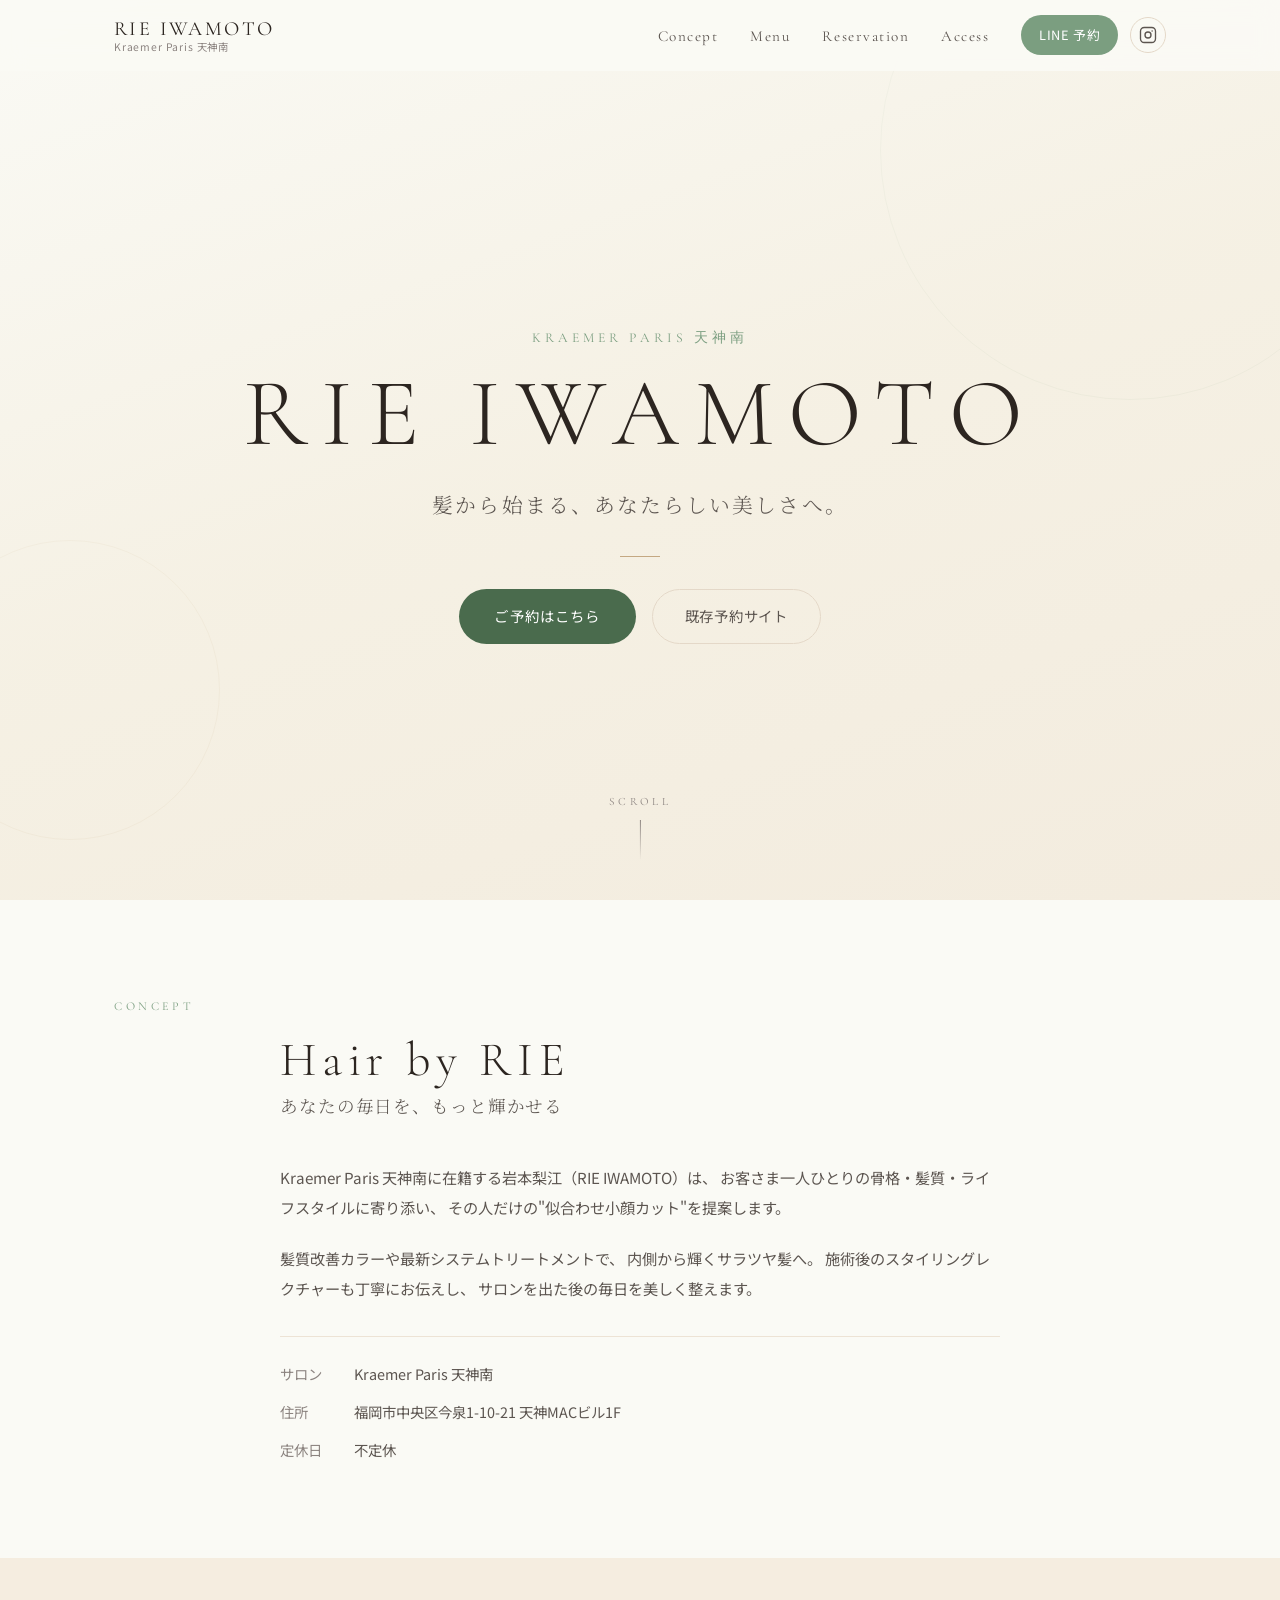
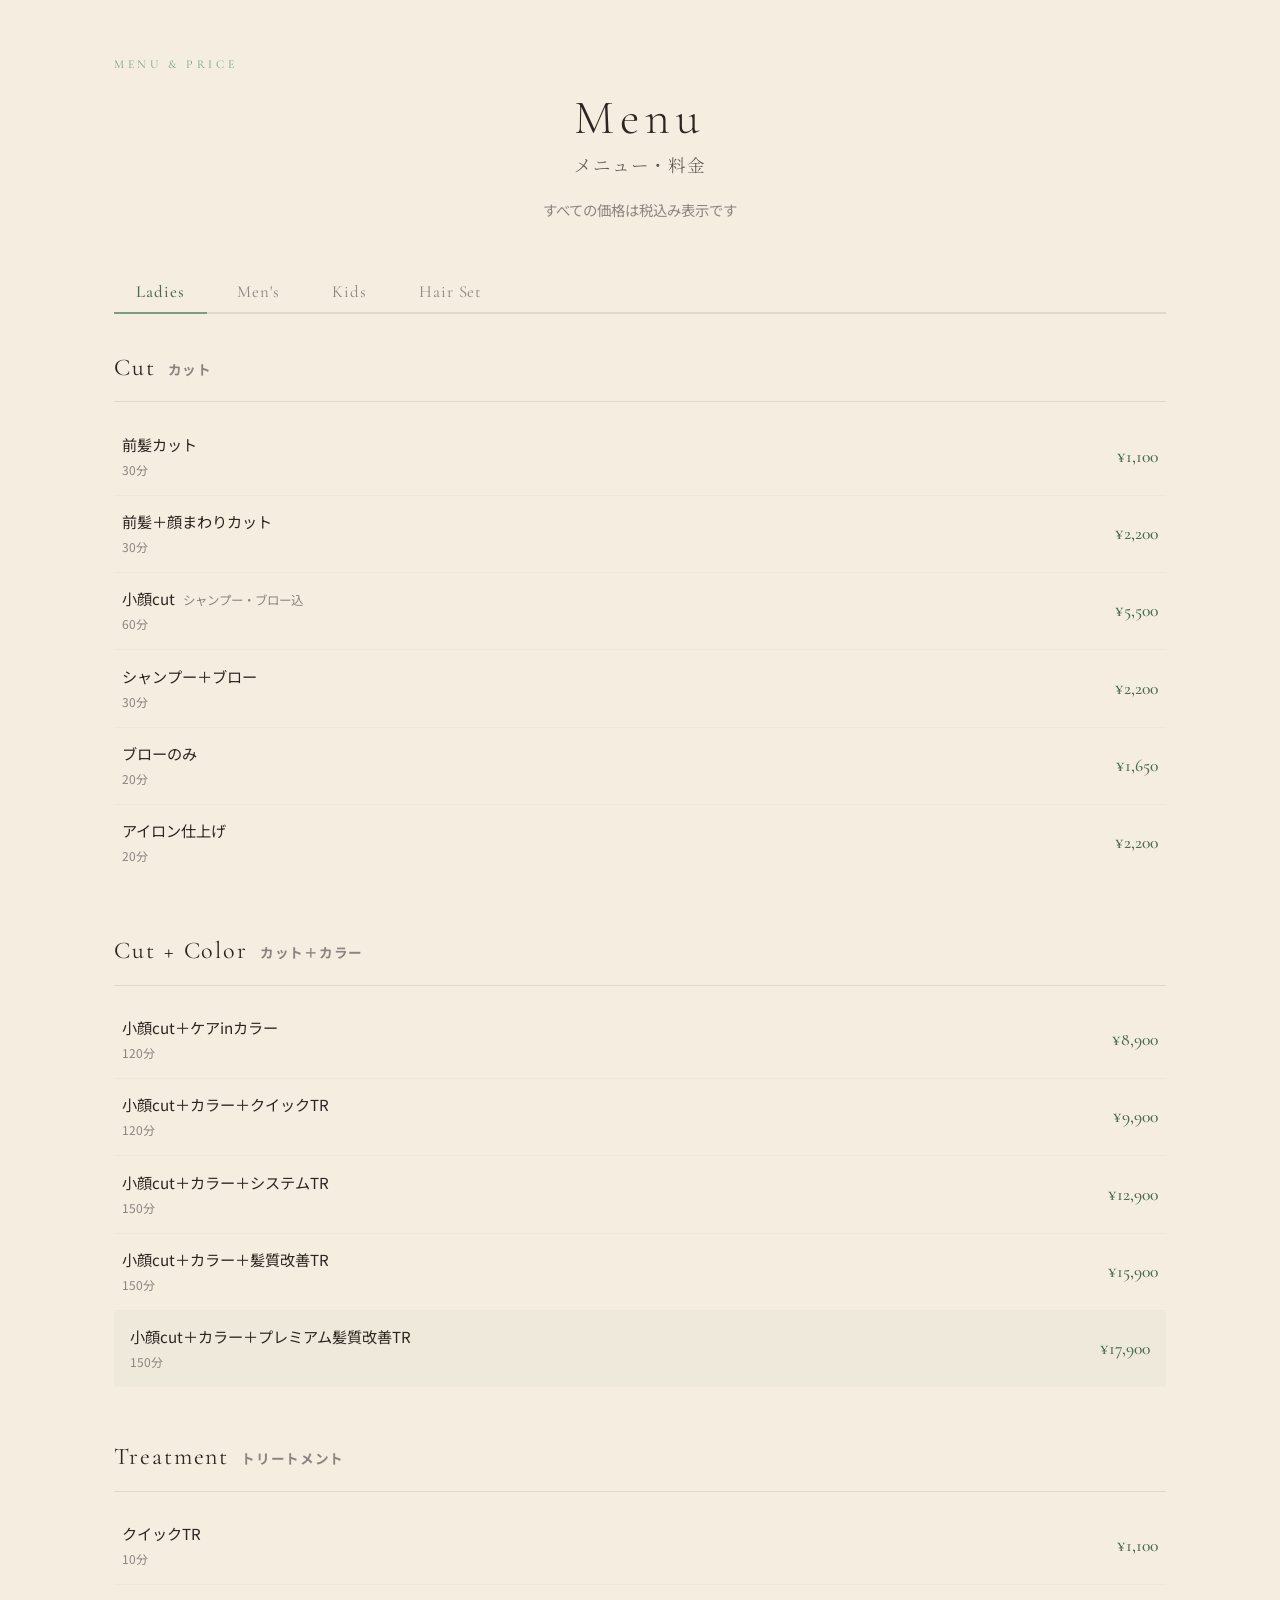
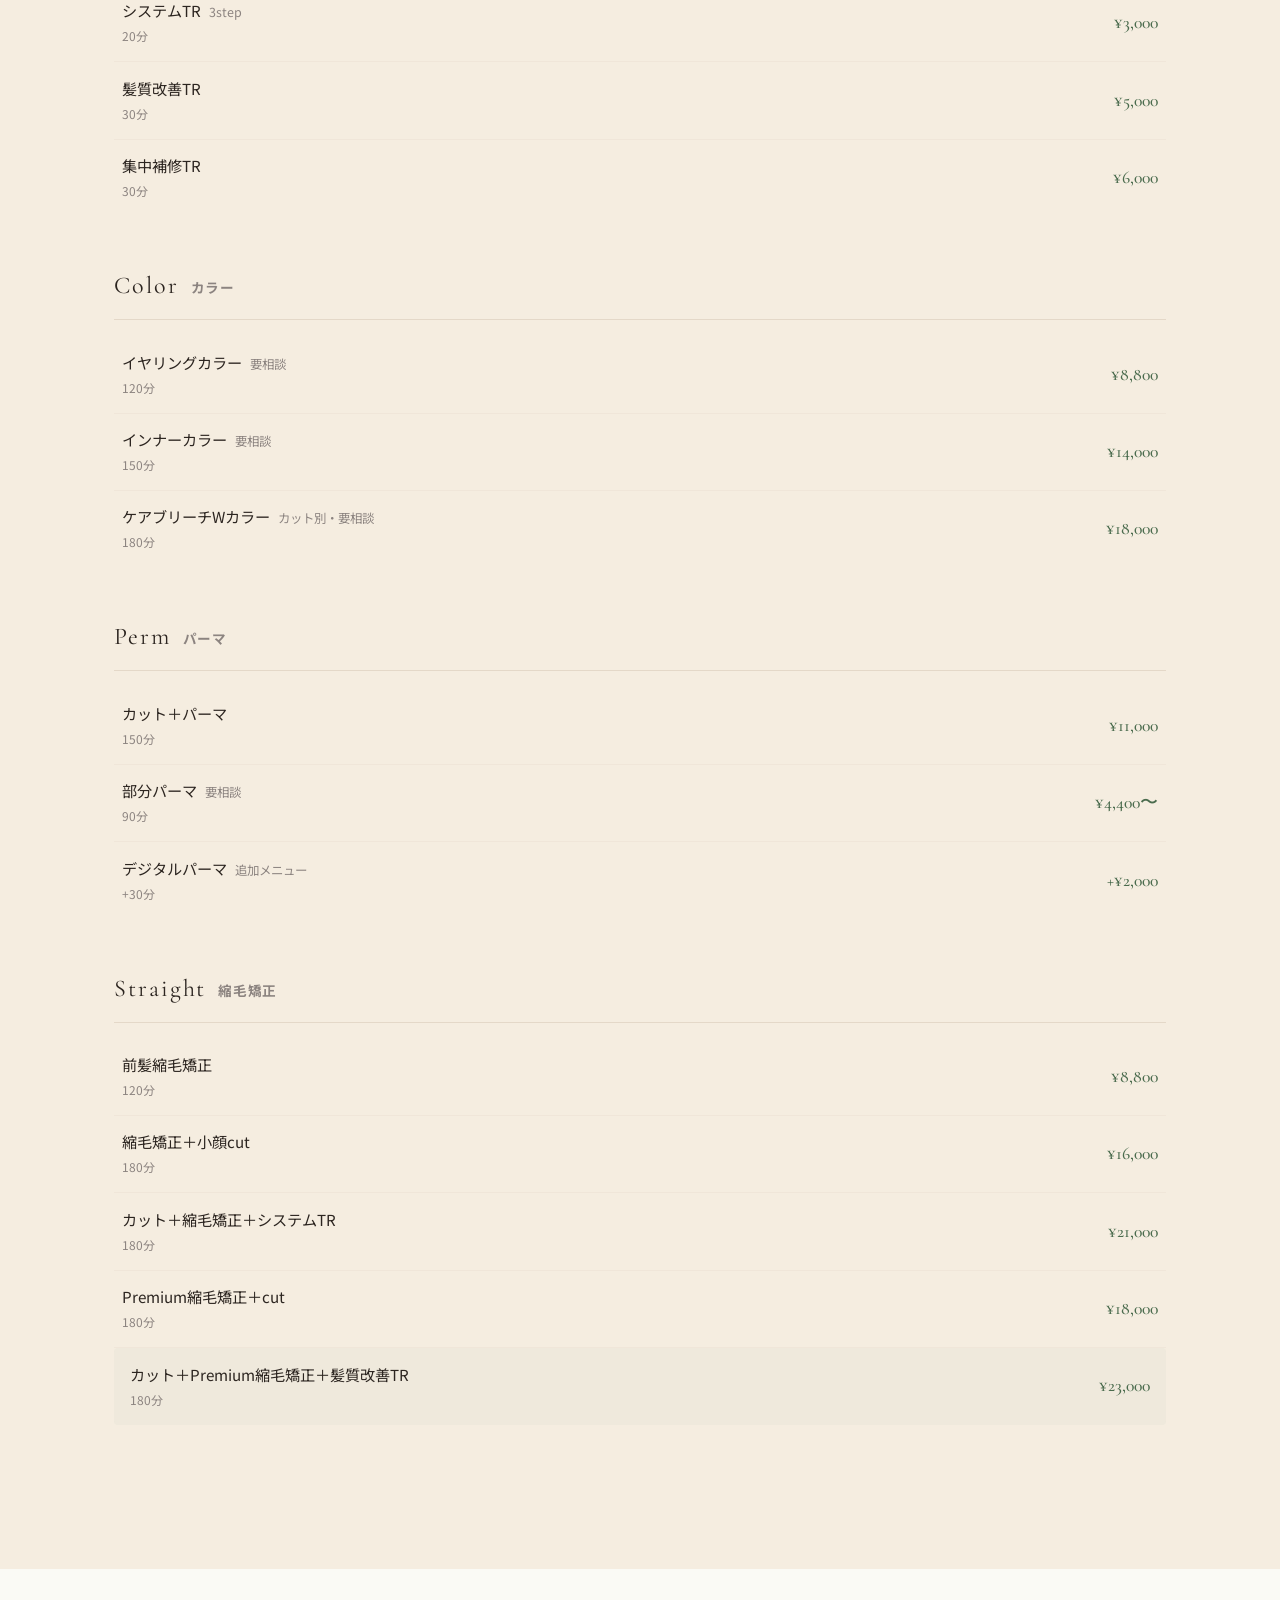
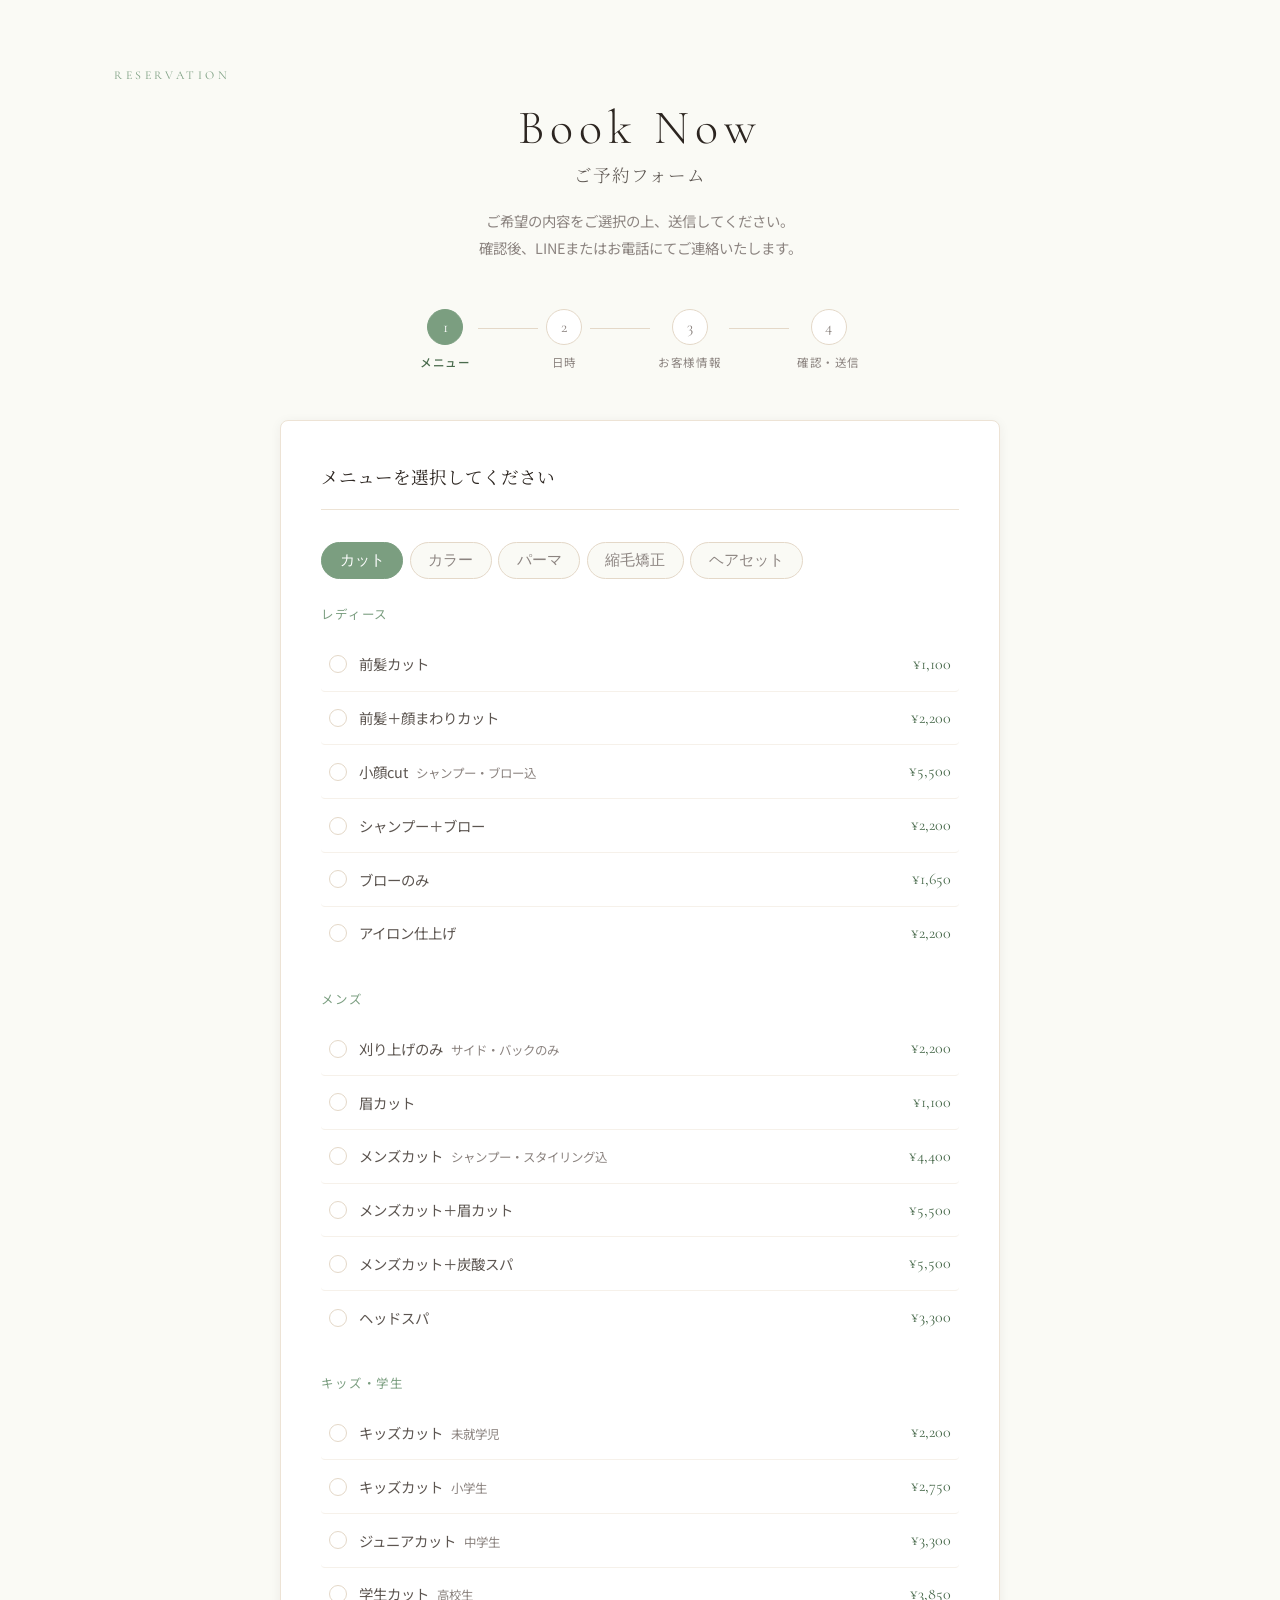
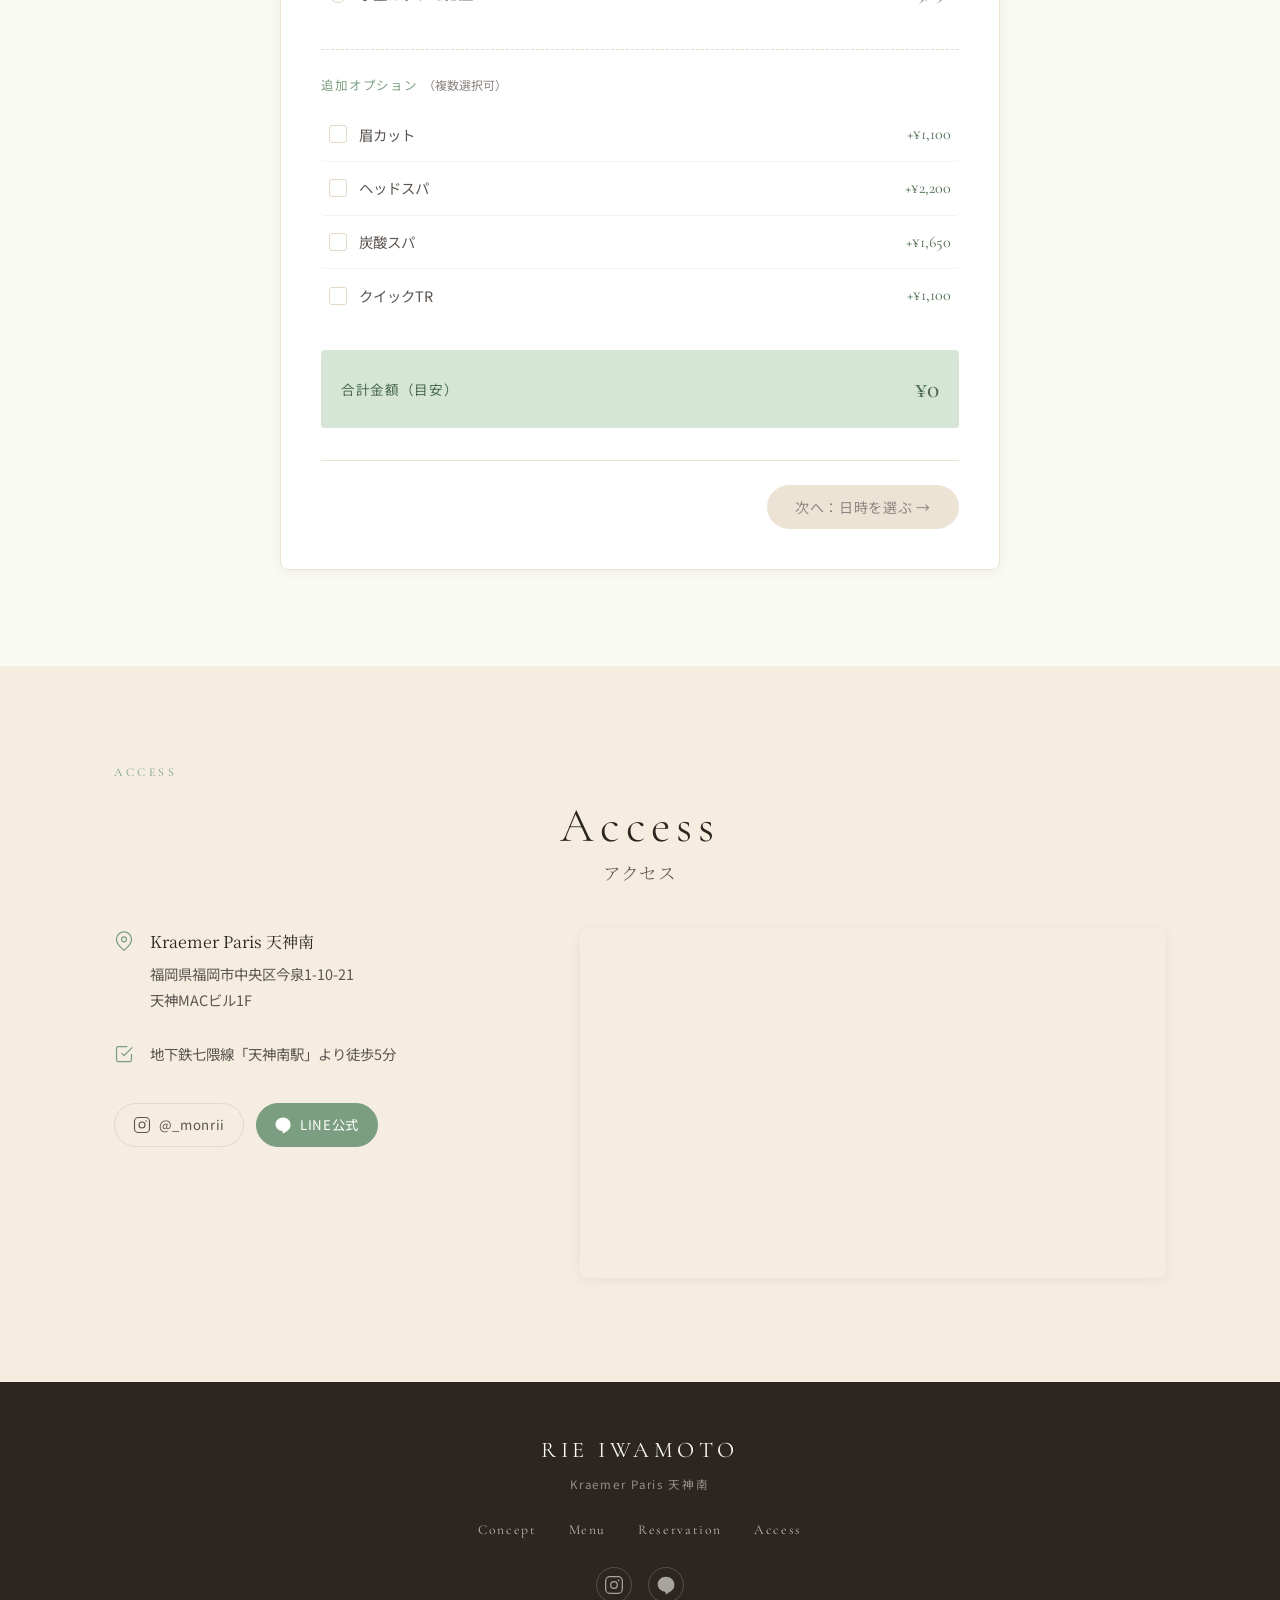
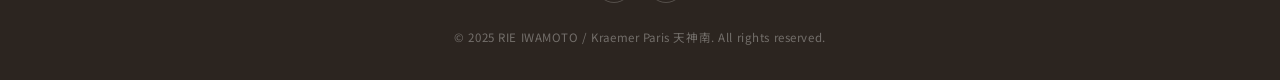
<file: index.html>
<!DOCTYPE html>
<html lang="ja">
<head>
  <meta charset="UTF-8">
  <meta name="viewport" content="width=device-width, initial-scale=1.0">
  <meta name="description" content="RIE IWAMOTO | Kraemer Paris 天神南 – 福岡市中央区のヘアサロン。上質なカット・カラー・髪質改善トリートメントをご提供。">
  <title>RIE IWAMOTO | Kraemer Paris 天神南</title>
  <link rel="preconnect" href="https://fonts.googleapis.com">
  <link rel="preconnect" href="https://fonts.gstatic.com" crossorigin>
  <link href="https://fonts.googleapis.com/css2?family=Cormorant+Garamond:ital,wght@0,300;0,400;0,500;1,300;1,400&family=Noto+Sans+JP:wght@300;400;500&family=Noto+Serif+JP:wght@300;400&display=swap" rel="stylesheet">
  <link rel="stylesheet" href="css/style.css">
</head>
<body>

  <!-- ===== NAVIGATION ===== -->
  <header class="site-header" id="site-header">
    <nav class="nav-inner">
      <a href="#top" class="nav-logo">
        <span class="nav-logo-en">RIE IWAMOTO</span>
        <span class="nav-logo-ja">Kraemer Paris 天神南</span>
      </a>
      <ul class="nav-links" id="nav-links">
        <li><a href="#concept" class="nav-link">Concept</a></li>
        <li><a href="#menu" class="nav-link">Menu</a></li>
        <li><a href="#reservation" class="nav-link">Reservation</a></li>
        <li><a href="#access" class="nav-link">Access</a></li>
      </ul>
      <div class="nav-cta">
        <a href="https://line.me/R/ti/p/@162dhpwk" target="_blank" rel="noopener" class="btn-line">LINE 予約</a>
        <a href="https://www.instagram.com/_monrii" target="_blank" rel="noopener" class="btn-insta" aria-label="Instagram">
          <svg width="18" height="18" viewBox="0 0 24 24" fill="none" stroke="currentColor" stroke-width="1.8"><rect x="2" y="2" width="20" height="20" rx="5" ry="5"/><circle cx="12" cy="12" r="4"/><circle cx="17.5" cy="6.5" r="1" fill="currentColor" stroke="none"/></svg>
        </a>
      </div>
      <button class="hamburger" id="hamburger" aria-label="メニューを開く" aria-expanded="false">
        <span></span><span></span><span></span>
      </button>
    </nav>
  </header>

  <!-- ===== HERO ===== -->
  <section class="hero" id="top">
    <div class="hero-bg"></div>
    <div class="hero-overlay"></div>
    <div class="hero-content">
      <p class="hero-sub fade-in">Kraemer Paris 天神南</p>
      <h1 class="hero-title fade-in delay-1">
        <span class="hero-title-en">RIE IWAMOTO</span>
      </h1>
      <p class="hero-tagline fade-in delay-2">
        髪から始まる、あなたらしい美しさへ。
      </p>
      <div class="hero-divider fade-in delay-3"></div>
      <div class="hero-actions fade-in delay-3">
        <a href="#reservation" class="btn-primary">ご予約はこちら</a>
        <a href="https://tol-app.jp/s/rieiwamoto" target="_blank" rel="noopener" class="btn-secondary">既存予約サイト</a>
      </div>
    </div>
    <a href="#concept" class="scroll-indicator" aria-label="スクロールして進む">
      <span class="scroll-text">Scroll</span>
      <span class="scroll-line"></span>
    </a>
  </section>

  <!-- ===== CONCEPT ===== -->
  <section class="section concept-section" id="concept">
    <div class="container">
      <div class="section-label">Concept</div>
      <div class="concept-grid">
        <div class="concept-text">
          <h2 class="section-heading">
            <span class="en">Hair by RIE</span>
            <span class="ja">あなたの毎日を、もっと輝かせる</span>
          </h2>
          <p class="concept-body">
            Kraemer Paris 天神南に在籍する岩本梨江（RIE IWAMOTO）は、
            お客さま一人ひとりの骨格・髪質・ライフスタイルに寄り添い、
            その人だけの"似合わせ小顔カット"を提案します。
          </p>
          <p class="concept-body">
            髪質改善カラーや最新システムトリートメントで、
            内側から輝くサラツヤ髪へ。
            施術後のスタイリングレクチャーも丁寧にお伝えし、
            サロンを出た後の毎日を美しく整えます。
          </p>
          <div class="concept-info">
            <div class="info-item">
              <span class="info-label">サロン</span>
              <span class="info-value">Kraemer Paris 天神南</span>
            </div>
            <div class="info-item">
              <span class="info-label">住所</span>
              <span class="info-value">福岡市中央区今泉1-10-21 天神MACビル1F</span>
            </div>
            <div class="info-item">
              <span class="info-label">定休日</span>
              <span class="info-value">不定休</span>
            </div>
          </div>
        </div>
      </div>
    </div>
  </section>

  <!-- ===== MENU ===== -->

  <section class="section menu-section" id="menu">
    <div class="container">
      <div class="section-label">Menu & Price</div>
      <h2 class="section-heading center">
        <span class="en">Menu</span>
        <span class="ja">メニュー・料金</span>
      </h2>
      <p class="section-sub-text">すべての価格は税込み表示です</p>

      <!-- タブ -->
      <div class="menu-tabs">
        <button class="menu-tab active" data-tab="ladies">Ladies</button>
        <button class="menu-tab" data-tab="mens">Men's</button>
        <button class="menu-tab" data-tab="kids">Kids</button>
        <button class="menu-tab" data-tab="set">Hair Set</button>
      </div>

      <!-- レディース -->
      <div class="menu-tab-content active" id="tab-ladies">

        <div class="menu-category">
          <h3 class="menu-category-title"><span class="category-en">Cut</span><span class="category-ja">カット</span></h3>
          <div class="menu-list">
            <div class="menu-item"><div class="menu-item-left"><span class="menu-item-name">前髪カット</span><span class="menu-item-time">30分</span></div><div class="menu-item-price">¥1,100</div></div>
            <div class="menu-item"><div class="menu-item-left"><span class="menu-item-name">前髪＋顔まわりカット</span><span class="menu-item-time">30分</span></div><div class="menu-item-price">¥2,200</div></div>
            <div class="menu-item"><div class="menu-item-left"><span class="menu-item-name">小顔cut <span class="menu-note">シャンプー・ブロー込</span></span><span class="menu-item-time">60分</span></div><div class="menu-item-price">¥5,500</div></div>
            <div class="menu-item"><div class="menu-item-left"><span class="menu-item-name">シャンプー＋ブロー</span><span class="menu-item-time">30分</span></div><div class="menu-item-price">¥2,200</div></div>
            <div class="menu-item"><div class="menu-item-left"><span class="menu-item-name">ブローのみ</span><span class="menu-item-time">20分</span></div><div class="menu-item-price">¥1,650</div></div>
            <div class="menu-item"><div class="menu-item-left"><span class="menu-item-name">アイロン仕上げ</span><span class="menu-item-time">20分</span></div><div class="menu-item-price">¥2,200</div></div>
          </div>
        </div>

        <div class="menu-category">
          <h3 class="menu-category-title"><span class="category-en">Cut + Color</span><span class="category-ja">カット＋カラー</span></h3>
          <div class="menu-list">
            <div class="menu-item"><div class="menu-item-left"><span class="menu-item-name">小顔cut＋ケアinカラー</span><span class="menu-item-time">120分</span></div><div class="menu-item-price">¥8,900</div></div>
            <div class="menu-item"><div class="menu-item-left"><span class="menu-item-name">小顔cut＋カラー＋クイックTR</span><span class="menu-item-time">120分</span></div><div class="menu-item-price">¥9,900</div></div>
            <div class="menu-item"><div class="menu-item-left"><span class="menu-item-name">小顔cut＋カラー＋システムTR</span><span class="menu-item-time">150分</span></div><div class="menu-item-price">¥12,900</div></div>
            <div class="menu-item"><div class="menu-item-left"><span class="menu-item-name">小顔cut＋カラー＋髪質改善TR</span><span class="menu-item-time">150分</span></div><div class="menu-item-price">¥15,900</div></div>
            <div class="menu-item menu-item-featured"><div class="menu-item-left"><span class="menu-item-name">小顔cut＋カラー＋プレミアム髪質改善TR</span><span class="menu-item-time">150分</span></div><div class="menu-item-price">¥17,900</div></div>
          </div>
        </div>

        <div class="menu-category">
          <h3 class="menu-category-title"><span class="category-en">Treatment</span><span class="category-ja">トリートメント</span></h3>
          <div class="menu-list">
            <div class="menu-item"><div class="menu-item-left"><span class="menu-item-name">クイックTR</span><span class="menu-item-time">10分</span></div><div class="menu-item-price">¥1,100</div></div>
            <div class="menu-item"><div class="menu-item-left"><span class="menu-item-name">システムTR <span class="menu-note">3step</span></span><span class="menu-item-time">20分</span></div><div class="menu-item-price">¥3,000</div></div>
            <div class="menu-item"><div class="menu-item-left"><span class="menu-item-name">髪質改善TR</span><span class="menu-item-time">30分</span></div><div class="menu-item-price">¥5,000</div></div>
            <div class="menu-item"><div class="menu-item-left"><span class="menu-item-name">集中補修TR</span><span class="menu-item-time">30分</span></div><div class="menu-item-price">¥6,000</div></div>
          </div>
        </div>

        <div class="menu-category">
          <h3 class="menu-category-title"><span class="category-en">Color</span><span class="category-ja">カラー</span></h3>
          <div class="menu-list">
            <div class="menu-item"><div class="menu-item-left"><span class="menu-item-name">イヤリングカラー <span class="menu-note">要相談</span></span><span class="menu-item-time">120分</span></div><div class="menu-item-price">¥8,800</div></div>
            <div class="menu-item"><div class="menu-item-left"><span class="menu-item-name">インナーカラー <span class="menu-note">要相談</span></span><span class="menu-item-time">150分</span></div><div class="menu-item-price">¥14,000</div></div>
            <div class="menu-item"><div class="menu-item-left"><span class="menu-item-name">ケアブリーチWカラー <span class="menu-note">カット別・要相談</span></span><span class="menu-item-time">180分</span></div><div class="menu-item-price">¥18,000</div></div>
          </div>
        </div>

        <div class="menu-category">
          <h3 class="menu-category-title"><span class="category-en">Perm</span><span class="category-ja">パーマ</span></h3>
          <div class="menu-list">
            <div class="menu-item"><div class="menu-item-left"><span class="menu-item-name">カット＋パーマ</span><span class="menu-item-time">150分</span></div><div class="menu-item-price">¥11,000</div></div>
            <div class="menu-item"><div class="menu-item-left"><span class="menu-item-name">部分パーマ <span class="menu-note">要相談</span></span><span class="menu-item-time">90分</span></div><div class="menu-item-price">¥4,400〜</div></div>
            <div class="menu-item"><div class="menu-item-left"><span class="menu-item-name">デジタルパーマ <span class="menu-note">追加メニュー</span></span><span class="menu-item-time">+30分</span></div><div class="menu-item-price">+¥2,000</div></div>
          </div>
        </div>

        <div class="menu-category">
          <h3 class="menu-category-title"><span class="category-en">Straight</span><span class="category-ja">縮毛矯正</span></h3>
          <div class="menu-list">
            <div class="menu-item"><div class="menu-item-left"><span class="menu-item-name">前髪縮毛矯正</span><span class="menu-item-time">120分</span></div><div class="menu-item-price">¥8,800</div></div>
            <div class="menu-item"><div class="menu-item-left"><span class="menu-item-name">縮毛矯正＋小顔cut</span><span class="menu-item-time">180分</span></div><div class="menu-item-price">¥16,000</div></div>
            <div class="menu-item"><div class="menu-item-left"><span class="menu-item-name">カット＋縮毛矯正＋システムTR</span><span class="menu-item-time">180分</span></div><div class="menu-item-price">¥21,000</div></div>
            <div class="menu-item"><div class="menu-item-left"><span class="menu-item-name">Premium縮毛矯正＋cut</span><span class="menu-item-time">180分</span></div><div class="menu-item-price">¥18,000</div></div>
            <div class="menu-item menu-item-featured"><div class="menu-item-left"><span class="menu-item-name">カット＋Premium縮毛矯正＋髪質改善TR</span><span class="menu-item-time">180分</span></div><div class="menu-item-price">¥23,000</div></div>
          </div>
        </div>

      </div>

      <!-- メンズ -->
      <div class="menu-tab-content" id="tab-mens">

        <div class="menu-category">
          <h3 class="menu-category-title"><span class="category-en">Cut</span><span class="category-ja">カット</span></h3>
          <div class="menu-list">
            <div class="menu-item"><div class="menu-item-left"><span class="menu-item-name">刈り上げのみ <span class="menu-note">サイド・バックのみ</span></span><span class="menu-item-time">20〜30分</span></div><div class="menu-item-price">¥2,200</div></div>
            <div class="menu-item"><div class="menu-item-left"><span class="menu-item-name">眉カット</span><span class="menu-item-time">10〜15分</span></div><div class="menu-item-price">¥1,100</div></div>
            <div class="menu-item"><div class="menu-item-left"><span class="menu-item-name">メンズカット <span class="menu-note">シャンプー・スタイリング込</span></span><span class="menu-item-time">60分</span></div><div class="menu-item-price">¥4,400</div></div>
            <div class="menu-item"><div class="menu-item-left"><span class="menu-item-name">メンズカット＋眉カット</span><span class="menu-item-time">60分</span></div><div class="menu-item-price">¥5,500</div></div>
            <div class="menu-item"><div class="menu-item-left"><span class="menu-item-name">メンズカット＋炭酸スパ</span><span class="menu-item-time">60分</span></div><div class="menu-item-price">¥5,500</div></div>
            <div class="menu-item"><div class="menu-item-left"><span class="menu-item-name">ヘッドスパ</span><span class="menu-item-time">30分</span></div><div class="menu-item-price">¥3,300</div></div>
          </div>
        </div>

        <div class="menu-category">
          <h3 class="menu-category-title"><span class="category-en">Cut + Color</span><span class="category-ja">カット＋カラー</span></h3>
          <div class="menu-list">
            <div class="menu-item"><div class="menu-item-left"><span class="menu-item-name">メンズカット＋カラー</span><span class="menu-item-time">120分</span></div><div class="menu-item-price">¥8,900</div></div>
            <div class="menu-item"><div class="menu-item-left"><span class="menu-item-name">メンズカット＋白髪染め</span><span class="menu-item-time">120分</span></div><div class="menu-item-price">¥9,900〜</div></div>
          </div>
        </div>

        <div class="menu-category">
          <h3 class="menu-category-title"><span class="category-en">Perm</span><span class="category-ja">パーマ</span></h3>
          <div class="menu-list">
            <div class="menu-item"><div class="menu-item-left"><span class="menu-item-name">メンズカット＋パーマ</span><span class="menu-item-time">120分</span></div><div class="menu-item-price">¥9,900</div></div>
            <div class="menu-item"><div class="menu-item-left"><span class="menu-item-name">メンズカット＋ピンパーマ</span><span class="menu-item-time">120分</span></div><div class="menu-item-price">¥10,900</div></div>
            <div class="menu-item menu-item-featured"><div class="menu-item-left"><span class="menu-item-name">メンズカット＋特殊パーマ <span class="menu-note">ツイスト・スパイラル・要相談</span></span><span class="menu-item-time">150分</span></div><div class="menu-item-price">¥12,900</div></div>
          </div>
        </div>

      </div>

      <!-- キッズ・学生 -->
      <div class="menu-tab-content" id="tab-kids">

        <div class="menu-category">
          <h3 class="menu-category-title"><span class="category-en">Kids & Students</span><span class="category-ja">キッズ・学生カット</span></h3>
          <div class="menu-list">
            <div class="menu-item"><div class="menu-item-left"><span class="menu-item-name">キッズカット <span class="menu-note">未就学児</span></span><span class="menu-item-time">30分</span></div><div class="menu-item-price">¥2,200</div></div>
            <div class="menu-item"><div class="menu-item-left"><span class="menu-item-name">キッズカット <span class="menu-note">小学生</span></span><span class="menu-item-time">30〜40分</span></div><div class="menu-item-price">¥2,750</div></div>
            <div class="menu-item"><div class="menu-item-left"><span class="menu-item-name">ジュニアカット <span class="menu-note">中学生</span></span><span class="menu-item-time">45分</span></div><div class="menu-item-price">¥3,300</div></div>
            <div class="menu-item"><div class="menu-item-left"><span class="menu-item-name">学生カット <span class="menu-note">高校生</span></span><span class="menu-item-time">50〜60分</span></div><div class="menu-item-price">¥3,850</div></div>
          </div>
        </div>

      </div>

      <!-- ヘアセット -->
      <div class="menu-tab-content" id="tab-set">

        <div class="menu-category">
          <h3 class="menu-category-title"><span class="category-en">Hair Set</span><span class="category-ja">ヘアセット</span></h3>
          <div class="menu-list">
            <div class="menu-item"><div class="menu-item-left"><span class="menu-item-name">ヘアセット（巻き・簡単アレンジ）</span><span class="menu-item-time">30分</span></div><div class="menu-item-price">¥3,300</div></div>
            <div class="menu-item"><div class="menu-item-left"><span class="menu-item-name">フルアップ</span><span class="menu-item-time">45分</span></div><div class="menu-item-price">¥4,400</div></div>
            <div class="menu-item menu-item-featured"><div class="menu-item-left"><span class="menu-item-name">成人式／卒業式ヘアセット <span class="menu-note">要相談</span></span><span class="menu-item-time">60分</span></div><div class="menu-item-price">¥6,600</div></div>
          </div>
        </div>

      </div>

    </div>
  </section>

  <!-- ===== RESERVATION ===== -->
  <section class="section reservation-section" id="reservation">
    <div class="container">
      <div class="section-label">Reservation</div>
      <h2 class="section-heading center">
        <span class="en">Book Now</span>
        <span class="ja">ご予約フォーム</span>
      </h2>
      <p class="section-sub-text">ご希望の内容をご選択の上、送信してください。<br>確認後、LINEまたはお電話にてご連絡いたします。</p>

      <!-- Progress Steps -->
      <div class="form-progress">
        <div class="progress-step active" data-step="1">
          <div class="step-circle">1</div>
          <div class="step-label">メニュー</div>
        </div>
        <div class="progress-line"></div>
        <div class="progress-step" data-step="2">
          <div class="step-circle">2</div>
          <div class="step-label">日時</div>
        </div>
        <div class="progress-line"></div>
        <div class="progress-step" data-step="3">
          <div class="step-circle">3</div>
          <div class="step-label">お客様情報</div>
        </div>
        <div class="progress-line"></div>
        <div class="progress-step" data-step="4">
          <div class="step-circle">4</div>
          <div class="step-label">確認・送信</div>
        </div>
      </div>

      <div class="form-wrapper">
        <!-- Step 1: Menu Selection -->
        <div class="form-step active" id="step-1">
          <h3 class="step-title">メニューを選択してください</h3>

          <!-- フォーム内タブ -->
          <div class="form-menu-tabs">
            <button type="button" class="form-menu-tab active" data-ftab="f-cut">カット</button>
            <button type="button" class="form-menu-tab" data-ftab="f-color">カラー</button>
            <button type="button" class="form-menu-tab" data-ftab="f-perm">パーマ</button>
            <button type="button" class="form-menu-tab" data-ftab="f-straight">縮毛矯正</button>
            <button type="button" class="form-menu-tab" data-ftab="f-hairset">ヘアセット</button>
          </div>

          <!-- カット -->
          <div class="form-menu-tab-content active" id="f-cut">
            <div class="menu-select-group">
              <h4 class="menu-select-category">レディース</h4>
              <label class="menu-radio"><input type="radio" name="base-menu" value="前髪カット" data-price="1100"><span class="radio-custom"></span><span class="radio-label">前髪カット</span><span class="radio-price">¥1,100</span></label>
              <label class="menu-radio"><input type="radio" name="base-menu" value="前髪＋顔まわりカット" data-price="2200"><span class="radio-custom"></span><span class="radio-label">前髪＋顔まわりカット</span><span class="radio-price">¥2,200</span></label>
              <label class="menu-radio"><input type="radio" name="base-menu" value="小顔cut（シャンプー・ブロー込）" data-price="5500"><span class="radio-custom"></span><span class="radio-label">小顔cut <span class="menu-note">シャンプー・ブロー込</span></span><span class="radio-price">¥5,500</span></label>
              <label class="menu-radio"><input type="radio" name="base-menu" value="シャンプー＋ブロー" data-price="2200"><span class="radio-custom"></span><span class="radio-label">シャンプー＋ブロー</span><span class="radio-price">¥2,200</span></label>
              <label class="menu-radio"><input type="radio" name="base-menu" value="ブローのみ" data-price="1650"><span class="radio-custom"></span><span class="radio-label">ブローのみ</span><span class="radio-price">¥1,650</span></label>
              <label class="menu-radio"><input type="radio" name="base-menu" value="アイロン仕上げ" data-price="2200"><span class="radio-custom"></span><span class="radio-label">アイロン仕上げ</span><span class="radio-price">¥2,200</span></label>
            </div>
            <div class="menu-select-group">
              <h4 class="menu-select-category">メンズ</h4>
              <label class="menu-radio"><input type="radio" name="base-menu" value="刈り上げのみ" data-price="2200"><span class="radio-custom"></span><span class="radio-label">刈り上げのみ <span class="menu-note">サイド・バックのみ</span></span><span class="radio-price">¥2,200</span></label>
              <label class="menu-radio"><input type="radio" name="base-menu" value="眉カット" data-price="1100"><span class="radio-custom"></span><span class="radio-label">眉カット</span><span class="radio-price">¥1,100</span></label>
              <label class="menu-radio"><input type="radio" name="base-menu" value="メンズカット（シャンプー・スタイリング込）" data-price="4400"><span class="radio-custom"></span><span class="radio-label">メンズカット <span class="menu-note">シャンプー・スタイリング込</span></span><span class="radio-price">¥4,400</span></label>
              <label class="menu-radio"><input type="radio" name="base-menu" value="メンズカット＋眉カット" data-price="5500"><span class="radio-custom"></span><span class="radio-label">メンズカット＋眉カット</span><span class="radio-price">¥5,500</span></label>
              <label class="menu-radio"><input type="radio" name="base-menu" value="メンズカット＋炭酸スパ" data-price="5500"><span class="radio-custom"></span><span class="radio-label">メンズカット＋炭酸スパ</span><span class="radio-price">¥5,500</span></label>
              <label class="menu-radio"><input type="radio" name="base-menu" value="ヘッドスパ" data-price="3300"><span class="radio-custom"></span><span class="radio-label">ヘッドスパ</span><span class="radio-price">¥3,300</span></label>
            </div>
            <div class="menu-select-group">
              <h4 class="menu-select-category">キッズ・学生</h4>
              <label class="menu-radio"><input type="radio" name="base-menu" value="キッズカット（未就学児）" data-price="2200"><span class="radio-custom"></span><span class="radio-label">キッズカット <span class="menu-note">未就学児</span></span><span class="radio-price">¥2,200</span></label>
              <label class="menu-radio"><input type="radio" name="base-menu" value="キッズカット（小学生）" data-price="2750"><span class="radio-custom"></span><span class="radio-label">キッズカット <span class="menu-note">小学生</span></span><span class="radio-price">¥2,750</span></label>
              <label class="menu-radio"><input type="radio" name="base-menu" value="ジュニアカット（中学生）" data-price="3300"><span class="radio-custom"></span><span class="radio-label">ジュニアカット <span class="menu-note">中学生</span></span><span class="radio-price">¥3,300</span></label>
              <label class="menu-radio"><input type="radio" name="base-menu" value="学生カット（高校生）" data-price="3850"><span class="radio-custom"></span><span class="radio-label">学生カット <span class="menu-note">高校生</span></span><span class="radio-price">¥3,850</span></label>
            </div>
          </div>

          <!-- カラー -->
          <div class="form-menu-tab-content" id="f-color">
            <div class="menu-select-group">
              <h4 class="menu-select-category">カット＋カラーセット</h4>
              <label class="menu-radio"><input type="radio" name="base-menu" value="小顔cut＋ケアinカラー" data-price="8900"><span class="radio-custom"></span><span class="radio-label">小顔cut＋ケアinカラー</span><span class="radio-price">¥8,900</span></label>
              <label class="menu-radio"><input type="radio" name="base-menu" value="小顔cut＋カラー＋クイックTR" data-price="9900"><span class="radio-custom"></span><span class="radio-label">小顔cut＋カラー＋クイックTR</span><span class="radio-price">¥9,900</span></label>
              <label class="menu-radio"><input type="radio" name="base-menu" value="小顔cut＋カラー＋システムTR" data-price="12900"><span class="radio-custom"></span><span class="radio-label">小顔cut＋カラー＋システムTR</span><span class="radio-price">¥12,900</span></label>
              <label class="menu-radio"><input type="radio" name="base-menu" value="小顔cut＋カラー＋髪質改善TR" data-price="15900"><span class="radio-custom"></span><span class="radio-label">小顔cut＋カラー＋髪質改善TR</span><span class="radio-price">¥15,900</span></label>
              <label class="menu-radio"><input type="radio" name="base-menu" value="小顔cut＋カラー＋プレミアム髪質改善TR" data-price="17900"><span class="radio-custom"></span><span class="radio-label">小顔cut＋カラー＋プレミアム髪質改善TR</span><span class="radio-price">¥17,900</span></label>
              <label class="menu-radio"><input type="radio" name="base-menu" value="メンズカット＋カラー" data-price="8900"><span class="radio-custom"></span><span class="radio-label">メンズカット＋カラー</span><span class="radio-price">¥8,900</span></label>
              <label class="menu-radio"><input type="radio" name="base-menu" value="メンズカット＋白髪染め" data-price="9900"><span class="radio-custom"></span><span class="radio-label">メンズカット＋白髪染め</span><span class="radio-price">¥9,900〜</span></label>
            </div>
            <div class="menu-select-group">
              <h4 class="menu-select-category">カラーのみ <span class="menu-note">要相談</span></h4>
              <label class="menu-radio"><input type="radio" name="base-menu" value="イヤリングカラー（要相談）" data-price="8800"><span class="radio-custom"></span><span class="radio-label">イヤリングカラー <span class="menu-note">要相談</span></span><span class="radio-price">¥8,800</span></label>
              <label class="menu-radio"><input type="radio" name="base-menu" value="インナーカラー（要相談）" data-price="14000"><span class="radio-custom"></span><span class="radio-label">インナーカラー <span class="menu-note">要相談</span></span><span class="radio-price">¥14,000</span></label>
              <label class="menu-radio"><input type="radio" name="base-menu" value="ケアブリーチWカラー（要相談）" data-price="18000"><span class="radio-custom"></span><span class="radio-label">ケアブリーチWカラー <span class="menu-note">カット別・要相談</span></span><span class="radio-price">¥18,000</span></label>
            </div>
          </div>

          <!-- パーマ -->
          <div class="form-menu-tab-content" id="f-perm">
            <div class="menu-select-group">
              <h4 class="menu-select-category">レディース</h4>
              <label class="menu-radio"><input type="radio" name="base-menu" value="カット＋パーマ" data-price="11000"><span class="radio-custom"></span><span class="radio-label">カット＋パーマ</span><span class="radio-price">¥11,000</span></label>
              <label class="menu-radio"><input type="radio" name="base-menu" value="部分パーマ（要相談）" data-price="4400"><span class="radio-custom"></span><span class="radio-label">部分パーマ <span class="menu-note">要相談</span></span><span class="radio-price">¥4,400〜</span></label>
              <label class="menu-radio"><input type="radio" name="base-menu" value="デジタルパーマ（追加メニュー）" data-price="2000"><span class="radio-custom"></span><span class="radio-label">デジタルパーマ <span class="menu-note">追加メニュー</span></span><span class="radio-price">+¥2,000</span></label>
            </div>
            <div class="menu-select-group">
              <h4 class="menu-select-category">メンズ</h4>
              <label class="menu-radio"><input type="radio" name="base-menu" value="メンズカット＋パーマ" data-price="9900"><span class="radio-custom"></span><span class="radio-label">メンズカット＋パーマ</span><span class="radio-price">¥9,900</span></label>
              <label class="menu-radio"><input type="radio" name="base-menu" value="メンズカット＋ピンパーマ" data-price="10900"><span class="radio-custom"></span><span class="radio-label">メンズカット＋ピンパーマ</span><span class="radio-price">¥10,900</span></label>
              <label class="menu-radio"><input type="radio" name="base-menu" value="メンズカット＋特殊パーマ（要相談）" data-price="12900"><span class="radio-custom"></span><span class="radio-label">メンズカット＋特殊パーマ <span class="menu-note">ツイスト・スパイラル・要相談</span></span><span class="radio-price">¥12,900</span></label>
            </div>
          </div>

          <!-- 縮毛矯正 -->
          <div class="form-menu-tab-content" id="f-straight">
            <div class="menu-select-group">
              <h4 class="menu-select-category">縮毛矯正メニュー</h4>
              <label class="menu-radio"><input type="radio" name="base-menu" value="前髪縮毛矯正" data-price="8800"><span class="radio-custom"></span><span class="radio-label">前髪縮毛矯正</span><span class="radio-price">¥8,800</span></label>
              <label class="menu-radio"><input type="radio" name="base-menu" value="縮毛矯正＋小顔cut" data-price="16000"><span class="radio-custom"></span><span class="radio-label">縮毛矯正＋小顔cut</span><span class="radio-price">¥16,000</span></label>
              <label class="menu-radio"><input type="radio" name="base-menu" value="カット＋縮毛矯正＋システムTR" data-price="21000"><span class="radio-custom"></span><span class="radio-label">カット＋縮毛矯正＋システムTR</span><span class="radio-price">¥21,000</span></label>
              <label class="menu-radio"><input type="radio" name="base-menu" value="Premium縮毛矯正＋cut" data-price="18000"><span class="radio-custom"></span><span class="radio-label">Premium縮毛矯正＋cut</span><span class="radio-price">¥18,000</span></label>
              <label class="menu-radio"><input type="radio" name="base-menu" value="カット＋Premium縮毛矯正＋髪質改善TR" data-price="23000"><span class="radio-custom"></span><span class="radio-label">カット＋Premium縮毛矯正＋髪質改善TR</span><span class="radio-price">¥23,000</span></label>
            </div>
          </div>

          <!-- ヘアセット -->
          <div class="form-menu-tab-content" id="f-hairset">
            <div class="menu-select-group">
              <h4 class="menu-select-category">ヘアセット</h4>
              <label class="menu-radio"><input type="radio" name="base-menu" value="ヘアセット（巻き・簡単アレンジ）" data-price="3300"><span class="radio-custom"></span><span class="radio-label">ヘアセット（巻き・簡単アレンジ）</span><span class="radio-price">¥3,300</span></label>
              <label class="menu-radio"><input type="radio" name="base-menu" value="フルアップ" data-price="4400"><span class="radio-custom"></span><span class="radio-label">フルアップ</span><span class="radio-price">¥4,400</span></label>
              <label class="menu-radio"><input type="radio" name="base-menu" value="成人式／卒業式ヘアセット（要相談）" data-price="6600"><span class="radio-custom"></span><span class="radio-label">成人式／卒業式ヘアセット <span class="menu-note">要相談</span></span><span class="radio-price">¥6,600</span></label>
            </div>
          </div>

          <div class="option-select-group">
            <h4 class="menu-select-category">追加オプション <span class="option-hint">（複数選択可）</span></h4>
            <label class="option-checkbox">
              <input type="checkbox" name="option" value="眉カット" data-price="1100">
              <span class="checkbox-custom"></span>
              <span class="checkbox-label">眉カット</span>
              <span class="checkbox-price">+¥1,100</span>
            </label>
            <label class="option-checkbox">
              <input type="checkbox" name="option" value="ヘッドスパ" data-price="2200">
              <span class="checkbox-custom"></span>
              <span class="checkbox-label">ヘッドスパ</span>
              <span class="checkbox-price">+¥2,200</span>
            </label>
            <label class="option-checkbox">
              <input type="checkbox" name="option" value="炭酸スパ" data-price="1650">
              <span class="checkbox-custom"></span>
              <span class="checkbox-label">炭酸スパ</span>
              <span class="checkbox-price">+¥1,650</span>
            </label>
            <label class="option-checkbox">
              <input type="checkbox" name="option" value="クイックTR" data-price="1100">
              <span class="checkbox-custom"></span>
              <span class="checkbox-label">クイックTR</span>
              <span class="checkbox-price">+¥1,100</span>
            </label>
          </div>

          <div class="price-total-bar">
            <span class="price-label">合計金額（目安）</span>
            <span class="price-value" id="total-price">¥0</span>
          </div>

          <div class="form-nav">
            <button class="btn-form-next" id="step1-next" disabled>次へ：日時を選ぶ →</button>
          </div>
        </div>

        <!-- Step 2: Date/Time Selection -->
        <div class="form-step" id="step-2">
          <h3 class="step-title">ご希望の日時を選択してください</h3>
          <div class="datetime-grid">
            <div class="calendar-wrap">
              <div class="cal-header">
                <button class="cal-nav" id="cal-prev" aria-label="前月">&#8249;</button>
                <span class="cal-month-label" id="cal-month-label"></span>
                <button class="cal-nav" id="cal-next" aria-label="次月">&#8250;</button>
              </div>
              <div class="cal-weekdays">
                <span>日</span><span>月</span><span>火</span><span>水</span>
                <span>木</span><span>金</span><span>土</span>
              </div>
              <div class="cal-grid" id="cal-grid"></div>
            </div>
            <div class="timeslot-wrap">
              <h4 class="timeslot-title">時間帯を選択</h4>
              <p class="timeslot-note" id="timeslot-note">← 日付を先に選択してください</p>
              <div class="timeslot-grid" id="timeslot-grid"></div>
            </div>
          </div>
          <div class="selected-datetime" id="selected-datetime" style="display:none">
            <svg width="16" height="16" viewBox="0 0 24 24" fill="none" stroke="currentColor" stroke-width="2"><rect x="3" y="4" width="18" height="18" rx="2"/><line x1="16" y1="2" x2="16" y2="6"/><line x1="8" y1="2" x2="8" y2="6"/><line x1="3" y1="10" x2="21" y2="10"/></svg>
            <span id="selected-datetime-text"></span>
          </div>
          <div class="form-nav">
            <button class="btn-form-back" id="step2-back">← 戻る</button>
            <button class="btn-form-next" id="step2-next" disabled>次へ：お客様情報 →</button>
          </div>
        </div>

        <!-- Step 3: Customer Info -->
        <div class="form-step" id="step-3">
          <h3 class="step-title">お客様情報をご入力ください</h3>
          <div class="input-group">
            <label class="input-label" for="cust-name">お名前 <span class="required">必須</span></label>
            <input type="text" id="cust-name" class="form-input" placeholder="山田 花子" autocomplete="name">
          </div>
          <div class="input-group">
            <label class="input-label" for="cust-phone">電話番号 <span class="required">必須</span></label>
            <input type="tel" id="cust-phone" class="form-input" placeholder="090-0000-0000" autocomplete="tel">
          </div>
          <div class="input-group">
            <label class="input-label" for="cust-notes">ご要望・備考 <span class="optional">任意</span></label>
            <textarea id="cust-notes" class="form-textarea" rows="4" placeholder="ご要望やアレルギー情報などがあればお気軽にどうぞ"></textarea>
          </div>
          <div class="form-nav">
            <button class="btn-form-back" id="step3-back">← 戻る</button>
            <button class="btn-form-next" id="step3-next" disabled>確認画面へ →</button>
          </div>
        </div>

        <!-- Step 4: Confirmation -->
        <div class="form-step" id="step-4">
          <h3 class="step-title">ご予約内容の確認</h3>
          <div class="confirm-card">
            <div class="confirm-row">
              <span class="confirm-label">メニュー</span>
              <span class="confirm-value" id="conf-menu"></span>
            </div>
            <div class="confirm-row" id="conf-options-row" style="display:none">
              <span class="confirm-label">追加オプション</span>
              <span class="confirm-value" id="conf-options"></span>
            </div>
            <div class="confirm-row highlight">
              <span class="confirm-label">合計金額</span>
              <span class="confirm-value" id="conf-total"></span>
            </div>
            <div class="confirm-divider"></div>
            <div class="confirm-row">
              <span class="confirm-label">ご希望日時</span>
              <span class="confirm-value" id="conf-datetime"></span>
            </div>
            <div class="confirm-divider"></div>
            <div class="confirm-row">
              <span class="confirm-label">お名前</span>
              <span class="confirm-value" id="conf-name"></span>
            </div>
            <div class="confirm-row">
              <span class="confirm-label">電話番号</span>
              <span class="confirm-value" id="conf-phone"></span>
            </div>
            <div class="confirm-row" id="conf-notes-row" style="display:none">
              <span class="confirm-label">ご要望</span>
              <span class="confirm-value" id="conf-notes"></span>
            </div>
          </div>
          <p class="confirm-notice">送信後、LINEまたはメールにてご連絡いたします。</p>
          <div class="form-nav">
            <button class="btn-form-back" id="step4-back">← 戻る</button>
            <button class="btn-submit" id="btn-submit">予約を送信する</button>
          </div>
        </div>

        <!-- Complete -->
        <div class="form-step" id="step-complete">
          <div class="complete-inner">
            <div class="complete-icon">
              <svg viewBox="0 0 52 52" fill="none">
                <circle cx="26" cy="26" r="25" stroke="var(--sage)" stroke-width="1.5"/>
                <path d="M14 26l8 8 16-16" stroke="var(--sage)" stroke-width="2" stroke-linecap="round" stroke-linejoin="round"/>
              </svg>
            </div>
            <h3 class="complete-title">ご予約を受け付けました</h3>
            <p class="complete-text">
              ご予約内容を確認後、<br>LINEまたはお電話にてご連絡いたします。<br>
              少々お待ちください。
            </p>
            <a href="#top" class="btn-primary" style="display:inline-block;margin-top:2rem">トップへ戻る</a>
          </div>
        </div>
      </div>
    </div>
  </section>

  <!-- ===== ACCESS ===== -->
  <section class="section access-section" id="access">
    <div class="container">
      <div class="section-label">Access</div>
      <h2 class="section-heading center">
        <span class="en">Access</span>
        <span class="ja">アクセス</span>
      </h2>
      <div class="access-grid">
        <div class="access-info">
          <div class="access-detail">
            <div class="access-icon">
              <svg width="20" height="20" viewBox="0 0 24 24" fill="none" stroke="currentColor" stroke-width="1.5"><path d="M21 10c0 7-9 13-9 13s-9-6-9-13a9 9 0 0 1 18 0z"/><circle cx="12" cy="10" r="3"/></svg>
            </div>
            <div>
              <p class="access-salon-name">Kraemer Paris 天神南</p>
              <p class="access-address">福岡県福岡市中央区今泉1-10-21<br>天神MACビル1F</p>
            </div>
          </div>
          <div class="access-detail">
            <div class="access-icon">
              <svg width="20" height="20" viewBox="0 0 24 24" fill="none" stroke="currentColor" stroke-width="1.5"><path d="M9 11l3 3L22 4"/><path d="M21 12v7a2 2 0 01-2 2H5a2 2 0 01-2-2V5a2 2 0 012-2h11"/></svg>
            </div>
            <div>
              <p class="access-transport">地下鉄七隈線「天神南駅」より徒歩5分</p>
            </div>
          </div>
          <div class="access-sns">
            <a href="https://www.instagram.com/_monrii" target="_blank" rel="noopener" class="sns-link insta">
              <svg width="18" height="18" viewBox="0 0 24 24" fill="none" stroke="currentColor" stroke-width="1.5"><rect x="2" y="2" width="20" height="20" rx="5" ry="5"/><circle cx="12" cy="12" r="4"/><circle cx="17.5" cy="6.5" r="1" fill="currentColor" stroke="none"/></svg>
              @_monrii
            </a>
            <a href="https://line.me/R/ti/p/@162dhpwk" target="_blank" rel="noopener" class="sns-link line">
              <svg width="18" height="18" viewBox="0 0 24 24" fill="currentColor"><path d="M12 2C6.477 2 2 6.084 2 11.12c0 4.502 3.695 8.273 8.685 8.98.338.073.8.224.916.514.105.265.069.68.034.948l-.148.892c-.045.266-.21 1.04.914.567 1.124-.473 6.063-3.572 8.274-6.116C22.248 14.984 22 13.1 22 11.12 22 6.084 17.523 2 12 2z"/></svg>
              LINE公式
            </a>
          </div>
        </div>
        <div class="access-map">
          <iframe
            src="https://www.google.com/maps/embed?pb=!1m18!1m12!1m3!1d3323.2!2d130.3976!3d33.5897!2m3!1f0!2f0!3f0!3m2!1i1024!2i768!4f13.1!3m3!1m2!1s0x354191a3b2a9c9e7%3A0x1!2z5aSn56We44Oe44OD44OT44Or1F!5e0!3m2!1sja!2sjp!4v1700000000000"
            width="100%" height="350" style="border:0" allowfullscreen loading="lazy"
            referrerpolicy="no-referrer-when-downgrade"
            title="Kraemer Paris 天神南 地図"></iframe>
        </div>
      </div>
    </div>
  </section>

  <!-- ===== FOOTER ===== -->
  <footer class="site-footer">
    <div class="footer-inner">
      <div class="footer-logo">
        <p class="footer-logo-en">RIE IWAMOTO</p>
        <p class="footer-logo-sub">Kraemer Paris 天神南</p>
      </div>
      <div class="footer-links">
        <a href="#concept">Concept</a>
        <a href="#menu">Menu</a>
        <a href="#reservation">Reservation</a>
        <a href="#access">Access</a>
      </div>
      <div class="footer-sns">
        <a href="https://www.instagram.com/_monrii" target="_blank" rel="noopener" aria-label="Instagram">
          <svg width="20" height="20" viewBox="0 0 24 24" fill="none" stroke="currentColor" stroke-width="1.5"><rect x="2" y="2" width="20" height="20" rx="5" ry="5"/><circle cx="12" cy="12" r="4"/><circle cx="17.5" cy="6.5" r="1" fill="currentColor" stroke="none"/></svg>
        </a>
        <a href="https://line.me/R/ti/p/@162dhpwk" target="_blank" rel="noopener" aria-label="LINE">
          <svg width="20" height="20" viewBox="0 0 24 24" fill="currentColor"><path d="M12 2C6.477 2 2 6.084 2 11.12c0 4.502 3.695 8.273 8.685 8.98.338.073.8.224.916.514.105.265.069.68.034.948l-.148.892c-.045.266-.21 1.04.914.567 1.124-.473 6.063-3.572 8.274-6.116C22.248 14.984 22 13.1 22 11.12 22 6.084 17.523 2 12 2z"/></svg>
        </a>
      </div>
      <p class="footer-copy">&copy; 2025 RIE IWAMOTO / Kraemer Paris 天神南. All rights reserved.</p>
    </div>
  </footer>

  <script src="js/main.js"></script>
</body>
</html>
</file>
<file: css/style.css>
/* ============================================
   RIE IWAMOTO — Kraemer Paris 天神南
   style.css — アイボリー×セージグリーン
   ============================================ */

/* ── CSS Variables ── */
:root {
  --ivory:       #FAFAF5;
  --ivory-warm:  #F5EDE0;
  --ivory-mid:   #EDE3D5;
  --ivory-deep:  #E4D8C8;
  --sage:        #7B9E80;
  --sage-dark:   #4A6B4D;
  --sage-light:  #B8D0BA;
  --sage-muted:  #D5E5D6;
  --gold:        #C4A882;
  --gold-light:  #E2D0B8;
  --text:        #2C2520;
  --text-mid:    #5C5550;
  --text-light:  #8C8480;
  --white:       #FFFFFF;
  --radius:      4px;
  --radius-md:   8px;
  --shadow-sm:   0 2px 12px rgba(44,37,32,.06);
  --shadow-md:   0 8px 32px rgba(44,37,32,.10);
  --transition:  0.3s ease;
  --max-w:       1100px;
}

/* ── Reset ── */
*, *::before, *::after { box-sizing: border-box; margin: 0; padding: 0; }
html { scroll-behavior: smooth; font-size: 16px; }
body {
  font-family: 'Noto Sans JP', sans-serif;
  background: var(--ivory);
  color: var(--text);
  line-height: 1.8;
  -webkit-font-smoothing: antialiased;
}
a { color: inherit; text-decoration: none; }
img { display: block; max-width: 100%; }
button { cursor: pointer; border: none; background: none; font-family: inherit; }
ul { list-style: none; }
input, textarea, select { font-family: inherit; }

/* ── Typography helpers ── */
.en {
  font-family: 'Cormorant Garamond', serif;
  letter-spacing: 0.12em;
}

/* ── Container ── */
.container {
  max-width: var(--max-w);
  margin: 0 auto;
  padding: 0 1.5rem;
}

/* ── Sections ── */
.section {
  padding: 6rem 0;
}
.section:nth-child(even) {
  background: var(--ivory-warm);
}
.section-label {
  font-family: 'Cormorant Garamond', serif;
  font-size: 0.75rem;
  letter-spacing: 0.3em;
  text-transform: uppercase;
  color: var(--sage);
  margin-bottom: 1rem;
}
.section-heading {
  display: flex;
  flex-direction: column;
  gap: 0.25rem;
  margin-bottom: 2.5rem;
}
.section-heading .en {
  font-size: clamp(2rem, 4vw, 3rem);
  font-weight: 300;
  color: var(--text);
  line-height: 1.1;
}
.section-heading .ja {
  font-family: 'Noto Serif JP', serif;
  font-size: clamp(0.95rem, 1.5vw, 1.1rem);
  font-weight: 300;
  color: var(--text-mid);
  letter-spacing: 0.05em;
}
.section-heading.center { text-align: center; align-items: center; }
.section-sub-text {
  text-align: center;
  color: var(--text-light);
  font-size: 0.9rem;
  margin-top: -1.5rem;
  margin-bottom: 3rem;
  line-height: 1.9;
}

/* ── Fade-in Animations ── */
.fade-in {
  opacity: 0;
  transform: translateY(20px);
  animation: fadeUp 1s forwards;
}
.delay-1 { animation-delay: 0.2s; }
.delay-2 { animation-delay: 0.45s; }
.delay-3 { animation-delay: 0.7s; }
@keyframes fadeUp {
  to { opacity: 1; transform: translateY(0); }
}

/* ============================================
   NAVIGATION
   ============================================ */
.site-header {
  position: fixed;
  top: 0; left: 0; right: 0;
  z-index: 100;
  background: rgba(250,250,245,0.92);
  backdrop-filter: blur(12px);
  -webkit-backdrop-filter: blur(12px);
  border-bottom: 1px solid transparent;
  transition: border-color var(--transition), box-shadow var(--transition);
}
.site-header.scrolled {
  border-color: var(--ivory-mid);
  box-shadow: var(--shadow-sm);
}
.nav-inner {
  max-width: var(--max-w);
  margin: 0 auto;
  padding: 0 1.5rem;
  height: 70px;
  display: flex;
  align-items: center;
  gap: 2rem;
}
.nav-logo {
  display: flex;
  flex-direction: column;
  line-height: 1.2;
  flex-shrink: 0;
}
.nav-logo-en {
  font-family: 'Cormorant Garamond', serif;
  font-size: 1.25rem;
  font-weight: 400;
  letter-spacing: 0.12em;
  color: var(--text);
}
.nav-logo-ja {
  font-size: 0.65rem;
  letter-spacing: 0.08em;
  color: var(--text-light);
}
.nav-links {
  display: flex;
  gap: 2rem;
  margin-left: auto;
}
.nav-link {
  font-family: 'Cormorant Garamond', serif;
  font-size: 0.95rem;
  letter-spacing: 0.1em;
  color: var(--text-mid);
  transition: color var(--transition);
  position: relative;
}
.nav-link::after {
  content: '';
  position: absolute;
  bottom: -2px; left: 0; right: 100%;
  height: 1px;
  background: var(--sage);
  transition: right var(--transition);
}
.nav-link:hover { color: var(--sage-dark); }
.nav-link:hover::after { right: 0; }

.nav-cta {
  display: flex;
  align-items: center;
  gap: 0.75rem;
  flex-shrink: 0;
}
.btn-line {
  background: var(--sage);
  color: var(--white);
  padding: 0.5rem 1.1rem;
  border-radius: 100px;
  font-size: 0.8rem;
  letter-spacing: 0.05em;
  transition: background var(--transition);
  white-space: nowrap;
}
.btn-line:hover { background: var(--sage-dark); }
.btn-insta {
  width: 36px; height: 36px;
  display: flex; align-items: center; justify-content: center;
  border: 1px solid var(--ivory-deep);
  border-radius: 50%;
  color: var(--text-mid);
  transition: all var(--transition);
}
.btn-insta:hover { border-color: var(--sage); color: var(--sage); }

.hamburger {
  display: none;
  flex-direction: column;
  gap: 5px;
  padding: 4px;
  margin-left: auto;
}
.hamburger span {
  display: block;
  width: 22px; height: 1.5px;
  background: var(--text);
  transition: all var(--transition);
  transform-origin: center;
}
.hamburger.open span:nth-child(1) { transform: translateY(6.5px) rotate(45deg); }
.hamburger.open span:nth-child(2) { opacity: 0; }
.hamburger.open span:nth-child(3) { transform: translateY(-6.5px) rotate(-45deg); }

/* ============================================
   HERO
   ============================================ */
.hero {
  position: relative;
  min-height: 100svh;
  display: flex;
  align-items: center;
  justify-content: center;
  overflow: hidden;
  padding-top: 70px;
}
.hero-bg {
  position: absolute;
  inset: 0;
  /* ★ 写真を差し替える場合は下の URL を変更してください */
  background-image: url('https://images.unsplash.com/photo-1522337360788-8b13dee7a37e?auto=format&fit=crop&w=1400&q=80');
  background-size: cover;
  background-position: center top;
}
.hero-overlay {
  position: absolute;
  inset: 0;
  background: linear-gradient(
    160deg,
    rgba(250,250,245,.72) 0%,
    rgba(242,234,216,.60) 50%,
    rgba(237,224,204,.55) 100%
  );
}
/* botanical decorative circles */
.hero-bg::before {
  content: '';
  position: absolute;
  width: 500px; height: 500px;
  border-radius: 50%;
  border: 1px solid rgba(123,158,128,.15);
  top: -100px; right: -100px;
}
.hero-bg::after {
  content: '';
  position: absolute;
  width: 300px; height: 300px;
  border-radius: 50%;
  border: 1px solid rgba(196,168,130,.2);
  bottom: 60px; left: -80px;
}
.hero-content {
  position: relative;
  z-index: 1;
  text-align: center;
  padding: 2rem 1.5rem;
}
.hero-sub {
  font-family: 'Cormorant Garamond', serif;
  font-size: 0.85rem;
  letter-spacing: 0.3em;
  text-transform: uppercase;
  color: var(--sage);
  margin-bottom: 1rem;
}
.hero-title-en {
  display: block;
  font-family: 'Cormorant Garamond', serif;
  font-size: clamp(3rem, 8vw, 6rem);
  font-weight: 300;
  letter-spacing: 0.15em;
  color: var(--text);
  line-height: 1;
}
.hero-tagline {
  font-family: 'Noto Serif JP', serif;
  font-size: clamp(1rem, 2vw, 1.3rem);
  font-weight: 300;
  color: var(--text-mid);
  letter-spacing: 0.1em;
  margin-top: 1.5rem;
}
.hero-divider {
  width: 40px; height: 1px;
  background: var(--gold);
  margin: 2rem auto;
}
.hero-actions {
  display: flex;
  gap: 1rem;
  justify-content: center;
  flex-wrap: wrap;
}

/* Buttons */
.btn-primary {
  background: var(--sage-dark);
  color: var(--white);
  padding: 0.85rem 2.2rem;
  border-radius: 100px;
  font-size: 0.9rem;
  letter-spacing: 0.08em;
  transition: all var(--transition);
  display: inline-flex; align-items: center; gap: 0.5rem;
}
.btn-primary:hover {
  background: var(--sage);
  transform: translateY(-1px);
  box-shadow: 0 6px 20px rgba(74,107,77,.25);
}
.btn-secondary {
  background: transparent;
  color: var(--text-mid);
  padding: 0.85rem 2rem;
  border-radius: 100px;
  border: 1px solid var(--ivory-deep);
  font-size: 0.9rem;
  letter-spacing: 0.05em;
  transition: all var(--transition);
}
.btn-secondary:hover {
  border-color: var(--sage);
  color: var(--sage-dark);
}

.scroll-indicator {
  position: absolute;
  bottom: 2.5rem; left: 50%;
  transform: translateX(-50%);
  display: flex;
  flex-direction: column;
  align-items: center;
  gap: 0.5rem;
  color: var(--text-light);
  z-index: 1;
}
.scroll-text {
  font-family: 'Cormorant Garamond', serif;
  font-size: 0.7rem;
  letter-spacing: 0.3em;
  text-transform: uppercase;
}
.scroll-line {
  width: 1px; height: 40px;
  background: linear-gradient(to bottom, var(--text-light), transparent);
  animation: scrollPulse 2s ease-in-out infinite;
}
@keyframes scrollPulse {
  0%, 100% { opacity: 1; transform: scaleY(1); }
  50% { opacity: 0.4; transform: scaleY(0.6); }
}

/* ============================================
   CONCEPT
   ============================================ */
.concept-grid {
  display: block;
  max-width: 720px;
  margin: 0 auto;
}
.concept-img-wrap {
  position: relative;
}
.concept-img-placeholder {
  width: 100%;
  padding-bottom: 120%;
  background: url('https://images.unsplash.com/photo-1522337360788-8b13dee7a37e?w=800&q=80') center center / cover no-repeat;
  border-radius: var(--radius-md);
  position: relative;
  overflow: hidden;
}
.concept-img-placeholder::before {
  content: '';
}
.concept-ornament {
  position: absolute;
  inset: 0;
  background:
    repeating-linear-gradient(
      45deg,
      transparent,
      transparent 30px,
      rgba(123,158,128,.06) 30px,
      rgba(123,158,128,.06) 31px
    );
}
.concept-img-wrap::after {
  content: '';
  position: absolute;
  bottom: -16px; right: -16px;
  width: 60%; height: 60%;
  border: 1px solid var(--gold-light);
  border-radius: var(--radius-md);
  z-index: -1;
}
.concept-body {
  color: var(--text-mid);
  font-size: 0.95rem;
  line-height: 2;
  margin-bottom: 1.25rem;
}
.concept-info {
  margin-top: 2rem;
  display: flex;
  flex-direction: column;
  gap: 0.75rem;
  border-top: 1px solid var(--ivory-mid);
  padding-top: 1.5rem;
}
.info-item {
  display: flex;
  gap: 1rem;
  font-size: 0.9rem;
}
.info-label {
  color: var(--text-light);
  min-width: 4em;
  flex-shrink: 0;
}
.info-value { color: var(--text-mid); }

/* ============================================
   MENU
   ============================================ */
.menu-section { background: var(--ivory-warm); }
.menu-category {
  margin-bottom: 3rem;
}
.menu-category-title {
  display: flex;
  align-items: baseline;
  gap: 0.75rem;
  margin-bottom: 1rem;
  padding-bottom: 0.75rem;
  border-bottom: 1px solid var(--ivory-deep);
}
.category-en {
  font-family: 'Cormorant Garamond', serif;
  font-size: 1.5rem;
  font-weight: 400;
  color: var(--text);
  letter-spacing: 0.08em;
}
.category-ja {
  font-size: 0.85rem;
  color: var(--text-light);
  letter-spacing: 0.05em;
}
.menu-list {
  display: flex;
  flex-direction: column;
  gap: 0;
}
/* ── メニュータブ ── */
.menu-tabs {
  display: flex;
  gap: 0.5rem;
  margin-bottom: 2rem;
  border-bottom: 2px solid var(--ivory-deep);
  padding-bottom: 0;
  flex-wrap: wrap;
}
.menu-tab {
  padding: 0.6rem 1.4rem;
  border: none;
  background: none;
  font-family: 'Cormorant Garamond', serif;
  font-size: 1.05rem;
  color: var(--text-light);
  cursor: pointer;
  border-bottom: 2px solid transparent;
  margin-bottom: -2px;
  transition: all var(--transition);
  letter-spacing: 0.05em;
}
.menu-tab:hover { color: var(--sage); }
.menu-tab.active { color: var(--sage-dark); border-bottom-color: var(--sage); font-weight: 500; }
.menu-tab-content { display: none; }
.menu-tab-content.active { display: block; }

/* ── フォーム内メニュータブ ── */
.form-menu-tabs {
  display: flex;
  gap: 0.4rem;
  margin-bottom: 1.5rem;
  flex-wrap: wrap;
}
.form-menu-tab {
  padding: 0.45rem 1.1rem;
  border: 1px solid var(--ivory-deep);
  background: var(--ivory);
  border-radius: 2rem;
  font-family: 'Cormorant Garamond', serif;
  font-size: 0.95rem;
  color: var(--text-light);
  cursor: pointer;
  transition: all var(--transition);
}
.form-menu-tab:hover { border-color: var(--sage); color: var(--sage); }
.form-menu-tab.active { background: var(--sage); border-color: var(--sage); color: var(--white); }
.form-menu-tab-content { display: none; }
.form-menu-tab-content.active { display: block; }

.menu-item {
  display: flex;
  justify-content: space-between;
  align-items: center;
  padding: 0.9rem 0.5rem;
  border-bottom: 1px solid rgba(237,227,213,.6);
  transition: background var(--transition);
  gap: 1rem;
}
.menu-item:hover {
  background: rgba(255,255,255,.5);
  padding-left: 1rem;
}
.menu-item:last-child { border-bottom: none; }
.menu-item-featured {
  background: rgba(123,158,128,.05);
  border-radius: var(--radius);
  padding: 0.9rem 1rem;
}
.menu-item-left {
  display: flex;
  flex-direction: column;
  gap: 0.2rem;
  flex: 1;
}
.menu-item-name {
  font-size: 0.95rem;
  color: var(--text);
  line-height: 1.5;
}
.menu-item-time {
  font-size: 0.75rem;
  color: var(--text-light);
}
.menu-note {
  font-size: 0.78rem;
  color: var(--text-light);
  margin-left: 0.3rem;
}
.menu-item-price {
  font-family: 'Cormorant Garamond', serif;
  font-size: 1.1rem;
  color: var(--sage-dark);
  white-space: nowrap;
  flex-shrink: 0;
  font-weight: 500;
}

.menu-option-block {
  background: var(--white);
  border: 1px solid var(--ivory-deep);
  border-radius: var(--radius-md);
  padding: 1.75rem 2rem;
  margin-top: 1rem;
}
.option-title {
  font-family: 'Noto Serif JP', serif;
  font-size: 1rem;
  font-weight: 400;
  color: var(--text);
  margin-bottom: 1.25rem;
}
.option-title-sub {
  font-family: 'Noto Sans JP', sans-serif;
  font-size: 0.8rem;
  font-weight: 300;
  color: var(--text-light);
}
.option-list {
  display: flex;
  flex-wrap: wrap;
  gap: 0.75rem;
}
.option-chip {
  background: var(--sage-muted);
  color: var(--sage-dark);
  padding: 0.4rem 1rem;
  border-radius: 100px;
  font-size: 0.85rem;
  letter-spacing: 0.03em;
}
.option-chip strong {
  font-family: 'Cormorant Garamond', serif;
  font-size: 0.95rem;
  margin-left: 0.25em;
}

/* ============================================
   RESERVATION FORM
   ============================================ */
.reservation-section { background: var(--ivory); }

/* Progress bar */
.form-progress {
  display: flex;
  align-items: center;
  justify-content: center;
  gap: 0;
  margin-bottom: 3rem;
}
.progress-step {
  display: flex;
  flex-direction: column;
  align-items: center;
  gap: 0.4rem;
}
.step-circle {
  width: 36px; height: 36px;
  border-radius: 50%;
  border: 1.5px solid var(--ivory-deep);
  background: var(--white);
  color: var(--text-light);
  display: flex; align-items: center; justify-content: center;
  font-family: 'Cormorant Garamond', serif;
  font-size: 1rem;
  transition: all var(--transition);
}
.step-label {
  font-size: 0.72rem;
  color: var(--text-light);
  letter-spacing: 0.05em;
  white-space: nowrap;
  transition: color var(--transition);
}
.progress-step.active .step-circle {
  background: var(--sage);
  border-color: var(--sage);
  color: var(--white);
}
.progress-step.active .step-label { color: var(--sage-dark); font-weight: 500; }
.progress-step.done .step-circle {
  background: var(--sage-muted);
  border-color: var(--sage-light);
  color: var(--sage-dark);
}
.progress-line {
  flex: 1;
  max-width: 60px;
  height: 1px;
  background: var(--ivory-deep);
  margin: 0 0.5rem;
  margin-bottom: 1.6rem;
}

/* Form wrapper */
.form-wrapper {
  max-width: 720px;
  margin: 0 auto;
  background: var(--white);
  border: 1px solid var(--ivory-mid);
  border-radius: var(--radius-md);
  padding: 2.5rem;
  box-shadow: var(--shadow-sm);
}
.form-step { display: none; }
.form-step.active { display: block; }

.step-title {
  font-family: 'Noto Serif JP', serif;
  font-size: 1.1rem;
  font-weight: 400;
  color: var(--text);
  margin-bottom: 2rem;
  padding-bottom: 1rem;
  border-bottom: 1px solid var(--ivory-mid);
}

/* Menu selection */
.menu-select-group {
  margin-bottom: 1.75rem;
}
.menu-select-category {
  font-size: 0.78rem;
  letter-spacing: 0.15em;
  text-transform: uppercase;
  color: var(--sage);
  margin-bottom: 0.75rem;
  font-weight: 400;
}
.option-hint {
  font-size: 0.75rem;
  text-transform: none;
  letter-spacing: 0;
  color: var(--text-light);
}

/* Radio & Checkbox */
.menu-radio, .option-checkbox {
  display: flex;
  align-items: center;
  gap: 0.75rem;
  padding: 0.75rem 0.5rem;
  border-radius: var(--radius);
  cursor: pointer;
  transition: background var(--transition);
  border-bottom: 1px solid rgba(237,227,213,.5);
}
.menu-radio:hover, .option-checkbox:hover { background: var(--ivory); }
.menu-radio:last-child, .option-checkbox:last-child { border-bottom: none; }

.menu-radio input, .option-checkbox input { display: none; }

.radio-custom {
  width: 18px; height: 18px;
  border-radius: 50%;
  border: 1.5px solid var(--ivory-deep);
  flex-shrink: 0;
  position: relative;
  transition: all var(--transition);
}
.radio-custom::after {
  content: '';
  position: absolute;
  inset: 3px;
  border-radius: 50%;
  background: var(--sage);
  opacity: 0;
  transition: opacity var(--transition);
}
.menu-radio input:checked ~ .radio-custom {
  border-color: var(--sage);
}
.menu-radio input:checked ~ .radio-custom::after { opacity: 1; }
.menu-radio input:checked ~ .radio-label { color: var(--text); font-weight: 500; }

.checkbox-custom {
  width: 18px; height: 18px;
  border-radius: 3px;
  border: 1.5px solid var(--ivory-deep);
  flex-shrink: 0;
  position: relative;
  transition: all var(--transition);
}
.checkbox-custom::after {
  content: '';
  position: absolute;
  top: 2px; left: 5px;
  width: 6px; height: 10px;
  border-right: 2px solid var(--white);
  border-bottom: 2px solid var(--white);
  transform: rotate(45deg);
  opacity: 0;
  transition: opacity var(--transition);
}
.option-checkbox input:checked ~ .checkbox-custom {
  background: var(--sage);
  border-color: var(--sage);
}
.option-checkbox input:checked ~ .checkbox-custom::after { opacity: 1; }

.radio-label, .checkbox-label {
  flex: 1;
  font-size: 0.9rem;
  color: var(--text-mid);
  line-height: 1.5;
}
.radio-price, .checkbox-price {
  font-family: 'Cormorant Garamond', serif;
  font-size: 1rem;
  color: var(--sage-dark);
  flex-shrink: 0;
}

/* Option select area */
.option-select-group {
  margin-top: 1.5rem;
  padding-top: 1.5rem;
  border-top: 1px dashed var(--ivory-deep);
}

/* Price total bar */
.price-total-bar {
  display: flex;
  justify-content: space-between;
  align-items: center;
  background: var(--sage-muted);
  padding: 1rem 1.25rem;
  border-radius: var(--radius);
  margin-top: 1.75rem;
}
.price-label {
  font-size: 0.85rem;
  color: var(--sage-dark);
  letter-spacing: 0.05em;
}
.price-value {
  font-family: 'Cormorant Garamond', serif;
  font-size: 1.6rem;
  color: var(--sage-dark);
  font-weight: 500;
}

/* Calendar */
.datetime-grid {
  display: grid;
  grid-template-columns: 1fr 1fr;
  gap: 2rem;
}
.calendar-wrap {
  border: 1px solid var(--ivory-mid);
  border-radius: var(--radius-md);
  overflow: hidden;
}
.cal-header {
  display: flex;
  align-items: center;
  justify-content: space-between;
  background: var(--sage-dark);
  color: var(--white);
  padding: 0.75rem 1rem;
}
.cal-nav {
  color: var(--white);
  font-size: 1.4rem;
  padding: 0.2rem 0.5rem;
  transition: opacity var(--transition);
  line-height: 1;
}
.cal-nav:hover { opacity: 0.7; }
.cal-month-label {
  font-family: 'Cormorant Garamond', serif;
  font-size: 1rem;
  letter-spacing: 0.1em;
}
.cal-weekdays {
  display: grid;
  grid-template-columns: repeat(7, 1fr);
  background: var(--ivory-mid);
  text-align: center;
}
.cal-weekdays span {
  padding: 0.4rem 0;
  font-size: 0.72rem;
  color: var(--text-light);
  letter-spacing: 0.05em;
}
.cal-weekdays span:first-child { color: #c0705a; }
.cal-weekdays span:last-child { color: var(--sage); }
.cal-grid {
  display: grid;
  grid-template-columns: repeat(7, 1fr);
  padding: 0.5rem;
  gap: 2px;
}
.cal-day {
  aspect-ratio: 1;
  display: flex; align-items: center; justify-content: center;
  font-size: 0.85rem;
  border-radius: var(--radius);
  cursor: pointer;
  transition: all var(--transition);
  color: var(--text);
}
.cal-day:hover:not(.disabled):not(.empty) { background: var(--sage-muted); }
.cal-day.today { font-weight: 600; color: var(--sage-dark); }
.cal-day.selected { background: var(--sage); color: var(--white); }
.cal-day.disabled { color: var(--ivory-deep); cursor: not-allowed; }
.cal-day.sunday { color: #c0705a; }
.cal-day.sunday.disabled { color: rgba(192,112,90,.3); }
.cal-day.saturday { color: var(--sage); }
.cal-day.holiday { background: #fef0ee; color: #c0705a; cursor: not-allowed; }
.cal-day.holiday::after { content: '休'; display: block; font-size: 0.55rem; color: #c0705a; line-height: 1; }
.cal-day.empty { pointer-events: none; }

/* Time slots */
.timeslot-wrap { padding: 0.5rem 0; }
.timeslot-title {
  font-size: 0.85rem;
  color: var(--text-mid);
  margin-bottom: 0.75rem;
  letter-spacing: 0.05em;
}
.timeslot-note {
  font-size: 0.82rem;
  color: var(--text-light);
  font-style: italic;
}
.timeslot-grid {
  display: grid;
  grid-template-columns: repeat(2, 1fr);
  gap: 0.5rem;
}
.timeslot-btn {
  padding: 0.6rem 0.5rem;
  border: 1px solid var(--ivory-mid);
  border-radius: var(--radius);
  background: var(--white);
  font-size: 0.9rem;
  color: var(--text-mid);
  transition: all var(--transition);
  text-align: center;
}
.timeslot-btn:hover { border-color: var(--sage); color: var(--sage-dark); }
.timeslot-btn.selected { background: var(--sage); border-color: var(--sage); color: var(--white); }
.timeslot-btn.booked { background: var(--ivory-mid); border-color: var(--ivory-deep); color: var(--text-light); cursor: not-allowed; text-decoration: line-through; font-size: 0.8rem; }
.timeslot-btn.past  { background: var(--ivory); border-color: var(--ivory-deep); color: var(--ivory-deep); cursor: not-allowed; }
.timeslot-btn.recommended {
  background: linear-gradient(135deg, #fffbea 0%, #fff8dc 100%);
  border-color: var(--gold);
  color: #7a5a00;
  font-weight: 500;
  box-shadow: 0 2px 8px rgba(196,168,130,.25);
}
.timeslot-btn.recommended:hover { border-color: #b8960a; background: #fff3c0; }
.timeslot-btn.recommended.selected { background: var(--sage); border-color: var(--sage); color: var(--white); }
.recommend-label {
  display: inline-block;
  margin-left: 0.35rem;
  background: var(--gold);
  color: var(--white);
  font-size: 0.62rem;
  padding: 0.1rem 0.4rem;
  border-radius: 1rem;
  vertical-align: middle;
  letter-spacing: 0.02em;
}
.timeslot-hint {
  grid-column: 1 / -1;
  font-size: 0.75rem;
  color: #7a5a00;
  background: #fffbea;
  border: 1px solid #f0d98a;
  border-radius: var(--radius);
  padding: 0.45rem 0.75rem;
  margin-bottom: 0.25rem;
}

.selected-datetime {
  display: flex;
  align-items: center;
  gap: 0.5rem;
  background: var(--sage-muted);
  padding: 0.75rem 1rem;
  border-radius: var(--radius);
  margin-top: 1rem;
  font-size: 0.9rem;
  color: var(--sage-dark);
}

/* Customer info inputs */
.input-group {
  margin-bottom: 1.5rem;
}
.input-label {
  display: flex;
  align-items: center;
  gap: 0.5rem;
  font-size: 0.85rem;
  color: var(--text-mid);
  margin-bottom: 0.5rem;
  letter-spacing: 0.03em;
}
.required {
  background: var(--sage);
  color: var(--white);
  font-size: 0.65rem;
  padding: 0.1rem 0.4rem;
  border-radius: 2px;
  letter-spacing: 0.05em;
}
.optional {
  color: var(--text-light);
  font-size: 0.75rem;
}
.form-input, .form-textarea {
  width: 100%;
  padding: 0.75rem 1rem;
  border: 1px solid var(--ivory-mid);
  border-radius: var(--radius);
  background: var(--ivory);
  color: var(--text);
  font-size: 0.95rem;
  transition: border-color var(--transition);
  outline: none;
}
.form-input:focus, .form-textarea:focus {
  border-color: var(--sage);
  background: var(--white);
}
.form-textarea { resize: vertical; }

/* Confirmation */
.confirm-card {
  border: 1px solid var(--ivory-mid);
  border-radius: var(--radius-md);
  overflow: hidden;
  margin-bottom: 1.5rem;
}
.confirm-row {
  display: flex;
  align-items: flex-start;
  gap: 1rem;
  padding: 0.9rem 1.25rem;
  border-bottom: 1px solid var(--ivory-mid);
}
.confirm-row:last-child { border-bottom: none; }
.confirm-row.highlight { background: var(--sage-muted); }
.confirm-label {
  font-size: 0.8rem;
  color: var(--text-light);
  min-width: 6em;
  flex-shrink: 0;
  padding-top: 0.1rem;
}
.confirm-value {
  font-size: 0.95rem;
  color: var(--text);
  flex: 1;
  line-height: 1.6;
}
.confirm-row.highlight .confirm-value {
  font-family: 'Cormorant Garamond', serif;
  font-size: 1.3rem;
  color: var(--sage-dark);
  font-weight: 500;
}
.confirm-divider { height: 1px; background: var(--ivory-deep); }
.confirm-notice {
  font-size: 0.82rem;
  color: var(--text-light);
  text-align: center;
  margin-bottom: 1.5rem;
  line-height: 1.8;
}

/* Form navigation */
.form-nav {
  display: flex;
  justify-content: flex-end;
  gap: 0.75rem;
  margin-top: 2rem;
  padding-top: 1.5rem;
  border-top: 1px solid var(--ivory-mid);
}
.btn-form-next {
  background: var(--sage-dark);
  color: var(--white);
  padding: 0.75rem 1.75rem;
  border-radius: 100px;
  font-size: 0.88rem;
  letter-spacing: 0.05em;
  transition: all var(--transition);
}
.btn-form-next:hover:not(:disabled) {
  background: var(--sage);
  transform: translateY(-1px);
}
.btn-form-next:disabled {
  background: var(--ivory-mid);
  color: var(--text-light);
  cursor: not-allowed;
}
.btn-form-back {
  background: transparent;
  color: var(--text-light);
  padding: 0.75rem 1.25rem;
  border-radius: 100px;
  border: 1px solid var(--ivory-mid);
  font-size: 0.88rem;
  transition: all var(--transition);
}
.btn-form-back:hover { border-color: var(--text-light); color: var(--text-mid); }
.btn-submit {
  background: var(--sage-dark);
  color: var(--white);
  padding: 0.85rem 2.2rem;
  border-radius: 100px;
  font-size: 0.92rem;
  letter-spacing: 0.08em;
  transition: all var(--transition);
}
.btn-submit:hover {
  background: var(--sage);
  transform: translateY(-1px);
  box-shadow: 0 6px 20px rgba(74,107,77,.25);
}
.btn-submit.loading {
  opacity: 0.7;
  cursor: not-allowed;
}

/* Complete step */
.complete-inner {
  text-align: center;
  padding: 3rem 1rem;
}
.complete-icon {
  width: 64px; height: 64px;
  margin: 0 auto 1.5rem;
}
.complete-icon svg { width: 100%; height: 100%; }
.complete-title {
  font-family: 'Noto Serif JP', serif;
  font-size: 1.4rem;
  font-weight: 400;
  color: var(--text);
  margin-bottom: 1rem;
}
.complete-text {
  font-size: 0.9rem;
  color: var(--text-mid);
  line-height: 2;
}

/* ============================================
   ACCESS
   ============================================ */
.access-section { background: var(--ivory-warm); }
.access-grid {
  display: grid;
  grid-template-columns: 1fr 1.4fr;
  gap: 3rem;
  align-items: start;
}
.access-detail {
  display: flex;
  gap: 1rem;
  margin-bottom: 1.75rem;
}
.access-icon {
  color: var(--sage);
  flex-shrink: 0;
  padding-top: 0.1rem;
}
.access-salon-name {
  font-family: 'Noto Serif JP', serif;
  font-size: 1rem;
  font-weight: 400;
  color: var(--text);
  margin-bottom: 0.25rem;
}
.access-address {
  font-size: 0.9rem;
  color: var(--text-mid);
  line-height: 1.8;
}
.access-transport {
  font-size: 0.9rem;
  color: var(--text-mid);
}
.access-sns {
  display: flex;
  gap: 0.75rem;
  flex-wrap: wrap;
  margin-top: 2rem;
}
.sns-link {
  display: inline-flex;
  align-items: center;
  gap: 0.5rem;
  padding: 0.55rem 1.1rem;
  border-radius: 100px;
  font-size: 0.83rem;
  letter-spacing: 0.05em;
  transition: all var(--transition);
  border: 1px solid;
}
.sns-link.insta {
  border-color: var(--ivory-deep);
  color: var(--text-mid);
}
.sns-link.insta:hover { border-color: var(--text-mid); color: var(--text); }
.sns-link.line {
  background: var(--sage);
  border-color: var(--sage);
  color: var(--white);
}
.sns-link.line:hover { background: var(--sage-dark); }
.access-map iframe {
  border-radius: var(--radius-md);
  box-shadow: var(--shadow-sm);
}

/* ============================================
   FOOTER
   ============================================ */
.site-footer {
  background: var(--text);
  color: rgba(250,250,245,.7);
  padding: 3rem 0 2rem;
}
.footer-inner {
  max-width: var(--max-w);
  margin: 0 auto;
  padding: 0 1.5rem;
  display: flex;
  flex-direction: column;
  align-items: center;
  gap: 1.5rem;
  text-align: center;
}
.footer-logo-en {
  font-family: 'Cormorant Garamond', serif;
  font-size: 1.4rem;
  letter-spacing: 0.2em;
  color: var(--ivory);
  margin-bottom: 0.2rem;
}
.footer-logo-sub {
  font-size: 0.72rem;
  letter-spacing: 0.15em;
  color: rgba(250,250,245,.5);
}
.footer-links {
  display: flex;
  gap: 2rem;
  flex-wrap: wrap;
  justify-content: center;
}
.footer-links a {
  font-family: 'Cormorant Garamond', serif;
  font-size: 0.85rem;
  letter-spacing: 0.12em;
  transition: color var(--transition);
}
.footer-links a:hover { color: var(--sage-light); }
.footer-sns {
  display: flex;
  gap: 1rem;
}
.footer-sns a {
  width: 36px; height: 36px;
  border-radius: 50%;
  border: 1px solid rgba(250,250,245,.2);
  display: flex; align-items: center; justify-content: center;
  color: rgba(250,250,245,.6);
  transition: all var(--transition);
}
.footer-sns a:hover {
  border-color: var(--sage-light);
  color: var(--sage-light);
}
.footer-copy {
  font-size: 0.72rem;
  color: rgba(250,250,245,.35);
  letter-spacing: 0.05em;
}

/* ============================================
   RESPONSIVE
   ============================================ */
@media (max-width: 1024px) {
  /* .concept-grid gap removed */
  .access-grid { gap: 2rem; }
}

@media (max-width: 768px) {
  .section { padding: 4rem 0; }

  /* Nav */
  .nav-links {
    position: fixed;
    top: 70px; left: 0; right: 0;
    background: var(--white);
    flex-direction: column;
    padding: 1.5rem;
    gap: 0;
    box-shadow: var(--shadow-md);
    transform: translateY(-110%);
    opacity: 0;
    transition: transform var(--transition), opacity var(--transition);
    z-index: 99;
  }
  .nav-links.open {
    transform: translateY(0);
    opacity: 1;
  }
  .nav-link {
    padding: 0.9rem 0;
    border-bottom: 1px solid var(--ivory-mid);
    display: block;
  }
  .nav-link:last-child { border-bottom: none; }
  .nav-cta { display: none; }
  .hamburger { display: flex; }

  /* Hero */
  .hero-actions { flex-direction: column; align-items: center; }

  /* Concept */

  /* Menu */
  .menu-item { flex-wrap: wrap; }

  /* Form */
  .form-wrapper { padding: 1.5rem; }
  .datetime-grid { grid-template-columns: 1fr; }
  .form-progress { gap: 0; }
  .progress-line { max-width: 30px; }
  .step-label { font-size: 0.65rem; }

  /* Access */
  .access-grid { grid-template-columns: 1fr; }

  /* Footer */
  .footer-links { gap: 1rem; }
}

@media (max-width: 480px) {
  .form-nav { flex-direction: column-reverse; }
  .btn-form-next, .btn-form-back, .btn-submit { width: 100%; text-align: center; padding: 0.85rem; }
  .confirm-label { min-width: 5em; }
  .timeslot-grid { grid-template-columns: repeat(3, 1fr); }
}
</file>
